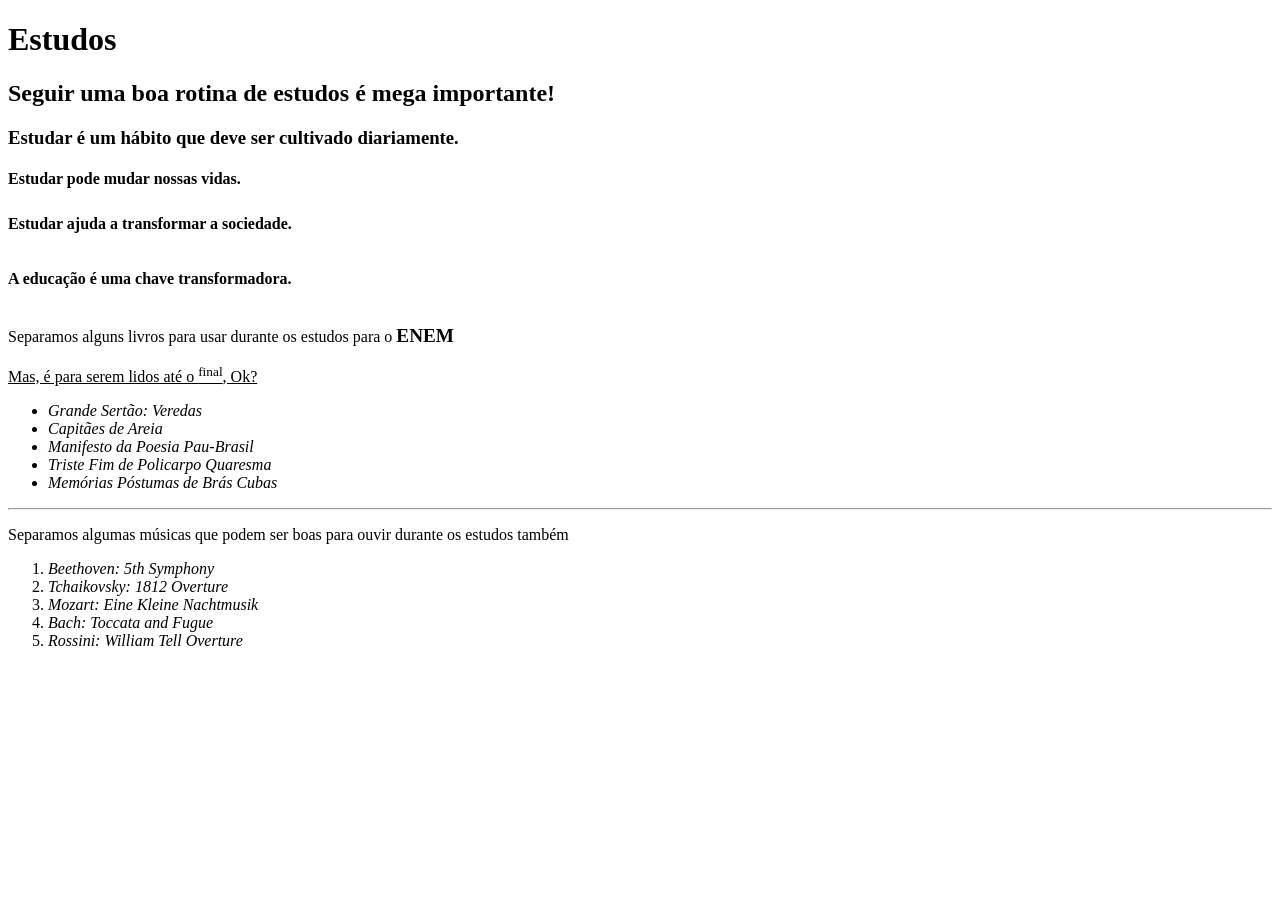
<file: 2023.2/MATC82/atv01-html-basico/index.html>
<!DOCTYPE html>
<html lang="en">

<head>
    <meta charset="UTF-8">
    <meta name="viewport" content="width=device-width, initial-scale=1.0">
    <title>Document</title>
</head>

<body>
    <h1>Estudos</h1>
    <h2>Seguir uma boa rotina de estudos é mega importante!</h2>
    <h3>Estudar é um hábito que deve ser cultivado diariamente.</h3>
    <h4>Estudar pode mudar nossas vidas.</h4>
    <h5 style="font-size: medium;">Estudar ajuda a transformar a sociedade.</h5>
    <h6 style="font-size: medium;">A educação é uma chave transformadora.</h6>


    <p>Separamos alguns livros para usar durante os estudos para o <b><big>ENEM</big></b></p>
    <p><u>Mas, é para serem lidos até o <sup>final</sup>, Ok?</u></p>
    <ul>
        <li><i>Grande Sertão: Veredas</i></li>
        <li><i>Capitães de Areia </i>
        <li><i>Manifesto da Poesia Pau-Brasil </i></li>
        <li><i>Triste Fim de Policarpo Quaresma </i></li>
        <li><i>Memórias Póstumas de Brás Cubas</i></li>
    </ul>
    <hr>
    <p>Separamos algumas músicas que podem ser boas para ouvir durante os estudos também</p>
    <ol>
        <li><i>Beethoven: 5th Symphony</i></li>
        <li><i>Tchaikovsky: 1812 Overture </i></li>
        <li><i>Mozart: Eine Kleine Nachtmusik </i></li>
        <li><i>Bach: Toccata and Fugue </i></li>
        <li><i>Rossini: William Tell Overture</i></li>
    </ul>

</body>

</html>
</file>
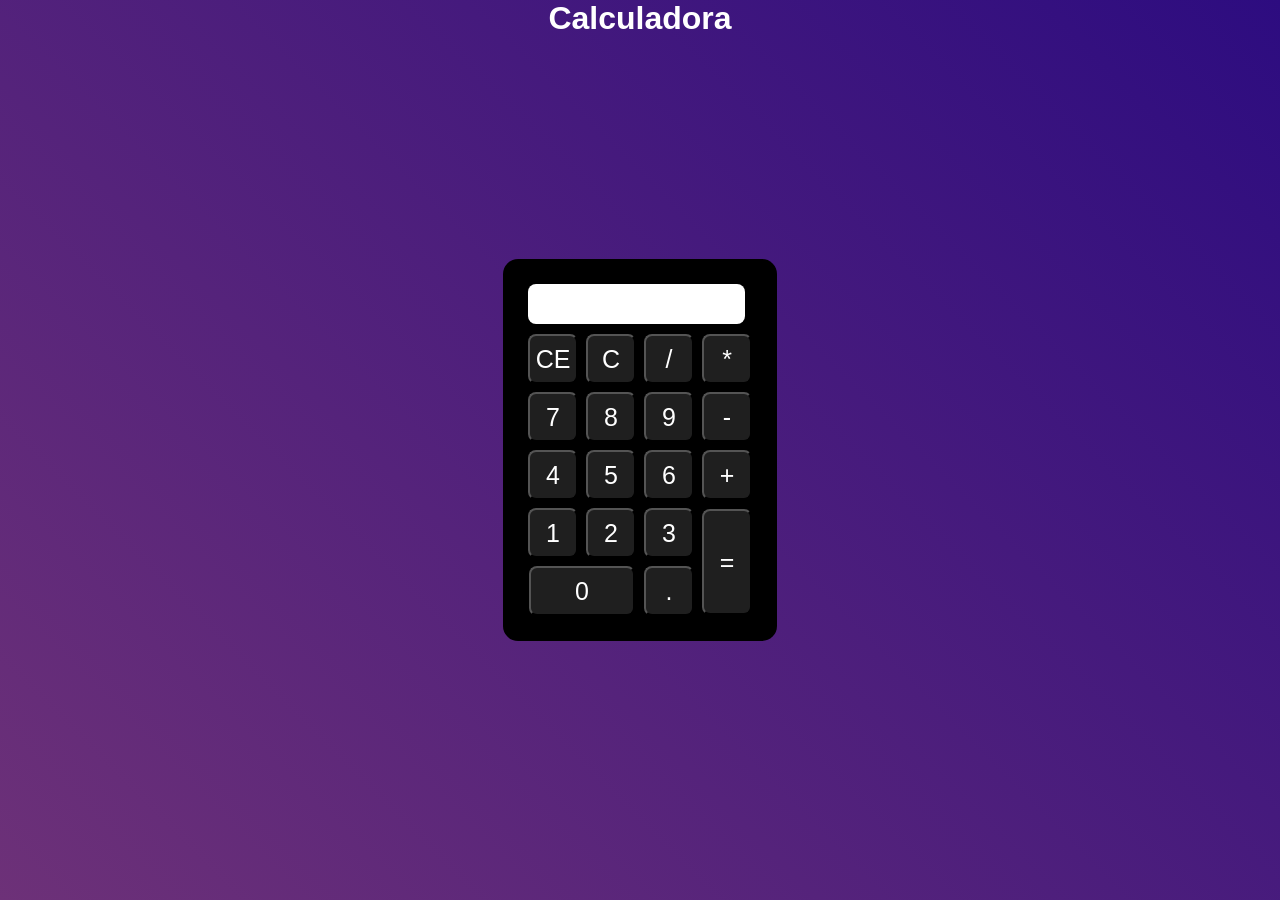
<file: 2023.2/MATC82/trabalho-pratico-02/calculadora-main/index.html>
<!DOCTYPE html>
<html lang="pt-BR">

<head>
    <meta charset="UTF-8">
    <meta http-equiv="X-UA-Compatible" content="IE=edge">
    <meta name="viewport" content="width=device-width, initial-scale=1.0">
    <title>Calculadora MATC82</title>
    <link rel="stylesheet" href="styles.css">
    <script src="script.js"></script>
</head>

<body>
    <div class="fundo">
        <h1>Calculadora</h1>
        <div class="calculadora">
            <p id="resultado"></p>
            <table>
                <tr>
                    <td><button class="botao" onclick="clean()">CE</button></td>
                    <td><button class="botao" onclick="back()"> C </button></td>
                    <td><button class="botao" onclick="insert('/')">/</button></td>
                    <td><button class="botao" onclick="insert('*')">*</button></td>
                </tr>
                <tr>
                    <td><button class="botao" onclick="insert('7')">7</button></td>
                    <td><button class="botao" onclick="insert('8')">8</button></td>
                    <td><button class="botao" onclick="insert('9')">9</button></td>
                    <td><button class="botao" onclick="insert('-')">-</button></td>
                </tr>
                <TR>
                    <TD><button class="botao" onclick="insert('4')">4</button></TD>
                    <TD><button class="botao" onclick="insert('5')">5</button></TD>
                    <TD><button class="botao" onclick="insert('6')">6</button></TD>
                    <TD><button class="botao" onclick="insert('+')">+</button></TD>
                </TR>
                <tr>
                    <td><button class="botao" onclick="insert('1')">1</button></td>
                    <td><button class="botao" onclick="insert('2')">2</button></td>
                    <td><button class="botao" onclick="insert('3')">3</button></td>
                    <td rowspan="2"><button class="botao" style="height: 106px" onclick="calcular()">=</button></td>
                </tr>
                <tr>
                    <td colspan="2"><button class="botao" style="width: 106px" onclick="insert('0')">0</button></td>
                    <td> <button class="botao" onclick="insert('.')">.</button></td>
                </tr>
            </table>
        </div>
    </div>
</body>

</html>
</file>
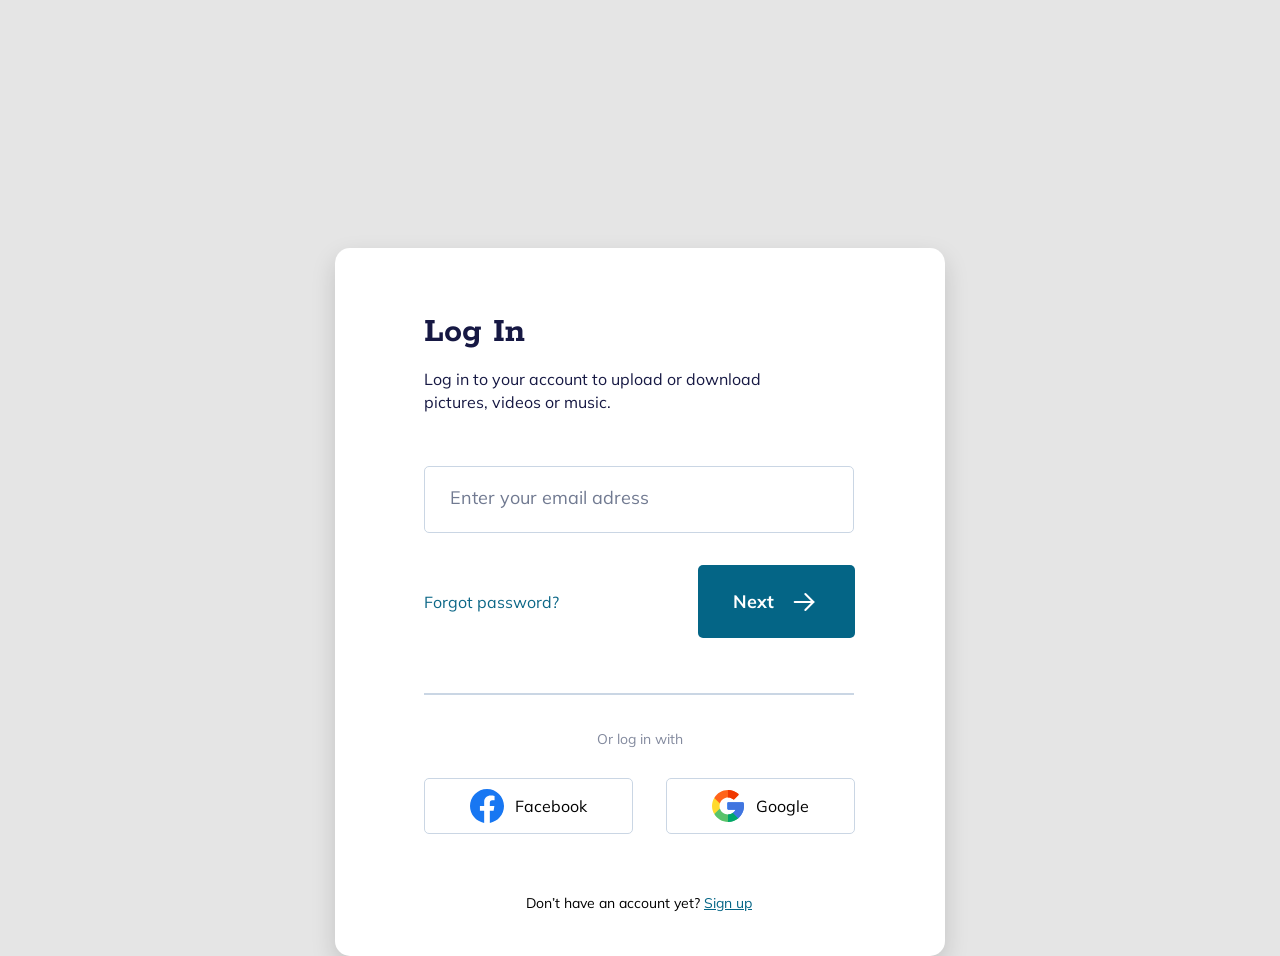
<file: 2023.2/MATC82/atividades-cubos-academy-brunobarbosa17/Módulo 1/Front-End/front-integral-inputs-botoes-master/casa-03/index.html>
<!DOCTYPE html>
<html lang="pt-br">
<head>
    <meta charset="UTF-8">
    <meta http-equiv="X-UA-Compatible" content="IE=edge">
    <meta name="viewport" content="width=device-width, initial-scale=1.0">
    <link rel="preconnect" href="https://fonts.googleapis.com">
    <link rel="preconnect" href="https://fonts.gstatic.com" crossorigin>
    <link href="https://fonts.googleapis.com/css2?family=Mulish&family=Rokkitt:wght@400;700&display=swap" rel="stylesheet">
    <link rel="stylesheet" href="style.css">
    <title>Casa-04</title>
</head>
<body>


    <div class="container">


        <h2>Log In</h2>

        <p>Log in to your account to upload or download pictures, videos or music.</p>

        <input type="text" placeholder="Enter your email adress">

        <div class="double">
            <a href="#">Forgot password?</a>

            <button>Next <img src="assets/seta.svg"></button>
        </div>

        <!-- Linha horizontal -->
        <div class="linha"></div>

        <div class="other">

            <h3>Or log in with</h3>

            <div class="contas">
                <div class="face">
                    <img src="assets/facebook.svg">
                    <a href="#">Facebook</a>
                </div>
                
                <div class="google">
                    <img src="assets/google.svg">
                    <a href="#">Google</a>
                </div>
            </div>
        </div>

        <p id="final">Don’t have an account yet? <a href="#">Sign up</a></p>

    </div>


</body>
</html>
</file>
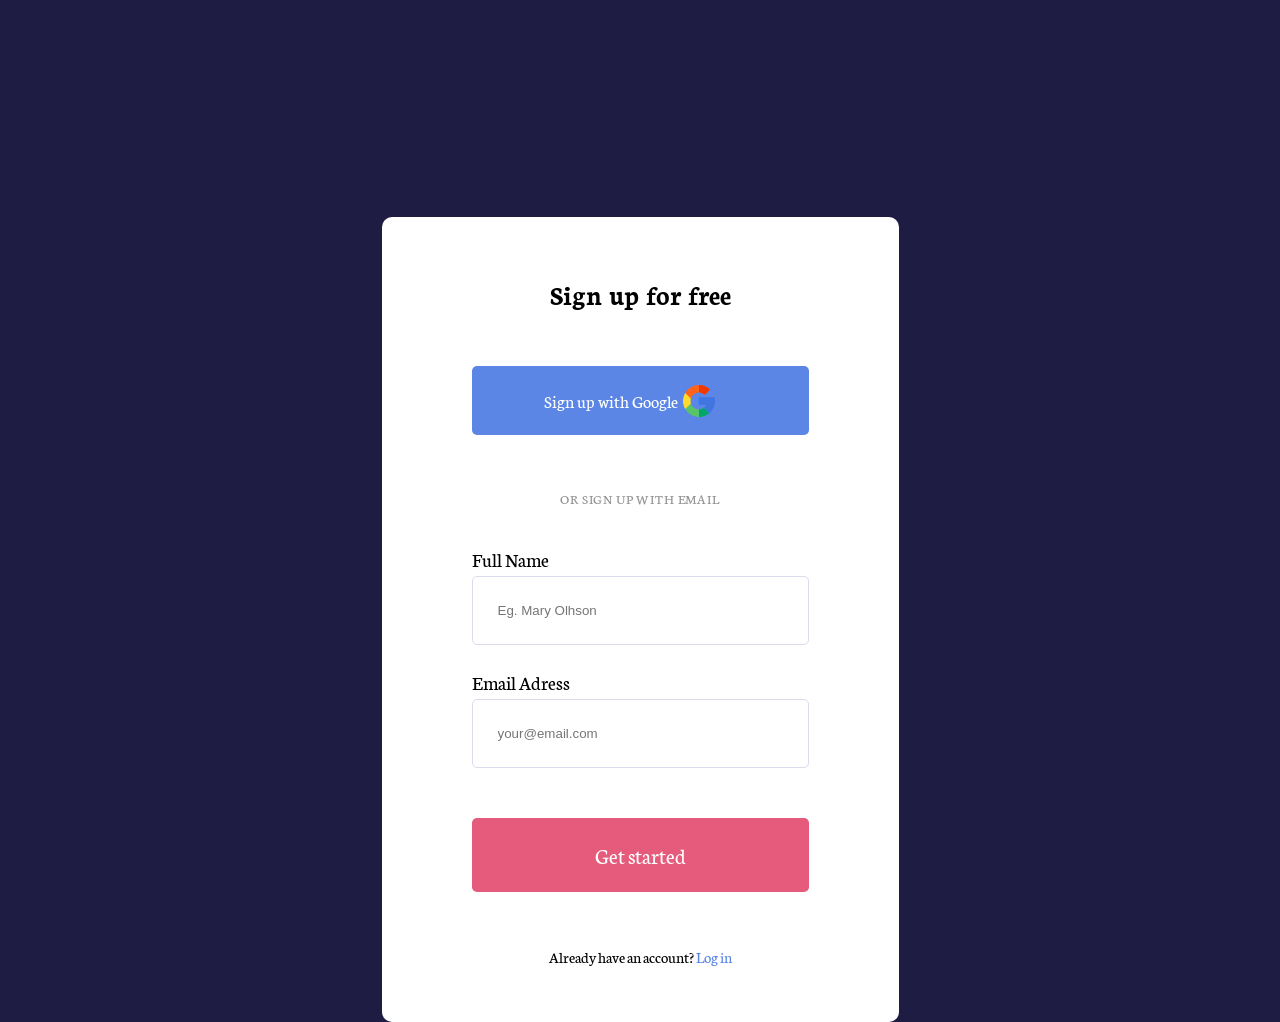
<file: 2023.2/MATC82/atividades-cubos-academy-brunobarbosa17/Módulo 1/Front-End/front-integral-inputs-botoes-master/casa-04/index.html>
<!DOCTYPE html>
<html lang="pt-br">
<head>
    <meta charset="UTF-8">
    <meta http-equiv="X-UA-Compatible" content="IE=edge">
    <meta name="viewport" content="width=device-width, initial-scale=1.0">
    <link rel="preconnect" href="https://fonts.googleapis.com">
    <link rel="preconnect" href="https://fonts.gstatic.com" crossorigin>
    <link href="https://fonts.googleapis.com/css2?family=Neuton:wght@400;700&display=swap" rel="stylesheet">
    <link rel="stylesheet" href="style.css">
    <title>Casa-04</title>
</head>
<body>
    
    <div class="container">

        <h2>Sign up for free</h2>

        <div class="google">
            <p>Sign up with Google</p>

            <img src="assets/google.svg">
        </div>

        <h3>OR SIGN UP WITH EMAIL</h3>

        <div class="inputs">
            <label>Full Name</label>
            <input type="text" placeholder="Eg. Mary Olhson">
            
            <label>Email Adress</label>
            <input type="text" placeholder="your@email.com">
        </div>

        <div class="started">
            <a href="#">Get started</a>
        </div>

        <p>Already have an account? <a href="#">Log in</a></p>

    </div>


</body>
</html>
</file>
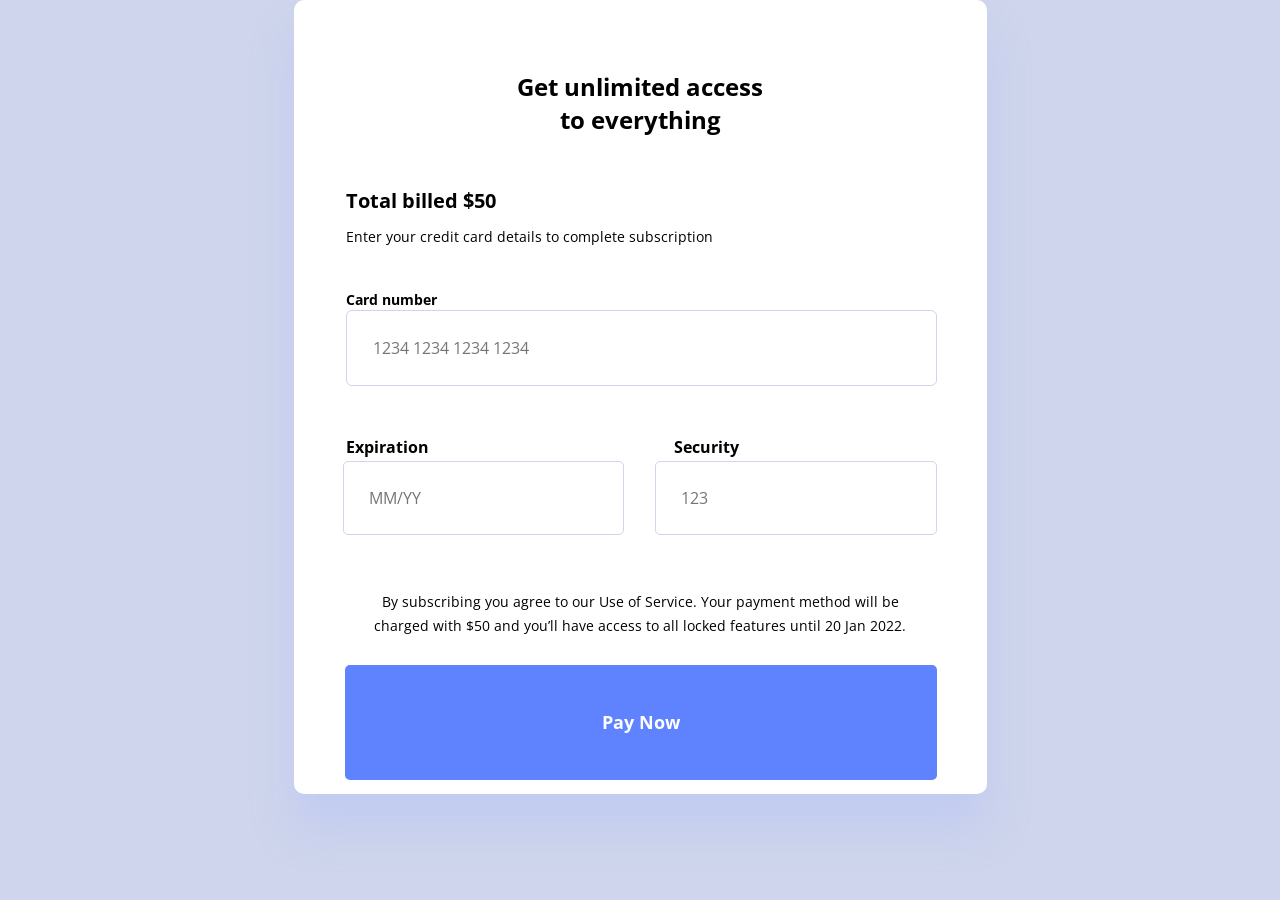
<file: 2023.2/MATC82/atividades-cubos-academy-brunobarbosa17/Módulo 1/Front-End/front-integral-inputs-botoes-master/classe-01/index.html>
<!DOCTYPE html>
<html lang="pt-br">
<head>
    <meta charset="UTF-8">
    <meta http-equiv="X-UA-Compatible" content="IE=edge">
    <meta name="viewport" content="width=device-width, initial-scale=1.0">
    <link rel="stylesheet" href="style.css">
    <link rel="preconnect" href="https://fonts.googleapis.com">
    <link rel="preconnect" href="https://fonts.gstatic.com" crossorigin>
    <link href="https://fonts.googleapis.com/css2?family=Open+Sans:wght@400;700&display=swap" rel="stylesheet">
    <title>Classe-01</title>
</head>
<body>
    <div class="container">

        <div class="conteudo">

            <h2 id="title">Get unlimited access to everything</h2>
            
            <div class="detalhes">
            <h2>Total billed $50</h2>
            <p>Enter your credit card details to complete subscription</p>
            </div>

            <label class="card" for="">Card number</label>
            <input id="card1" type="text" placeholder="1234 1234 1234 1234">
            
            <div class="double">
                <label for="">Expiration date</label>
                <input type="text" placeholder="MM/YY">
                
                <label for="">Security code</label>
                <input type="number" placeholder="123">
                
            </div>
            
            <p id="final">By subscribing you agree to our Use of Service. Your payment method will be charged with $50 and you’ll have access to
                all locked features until 20 Jan 2022.</p>
                
                <div class="botao">
                    <a class="button" href="#">Pay Now</a>
                </div>
        </div>


    </div>
</body>
</html>
</file>
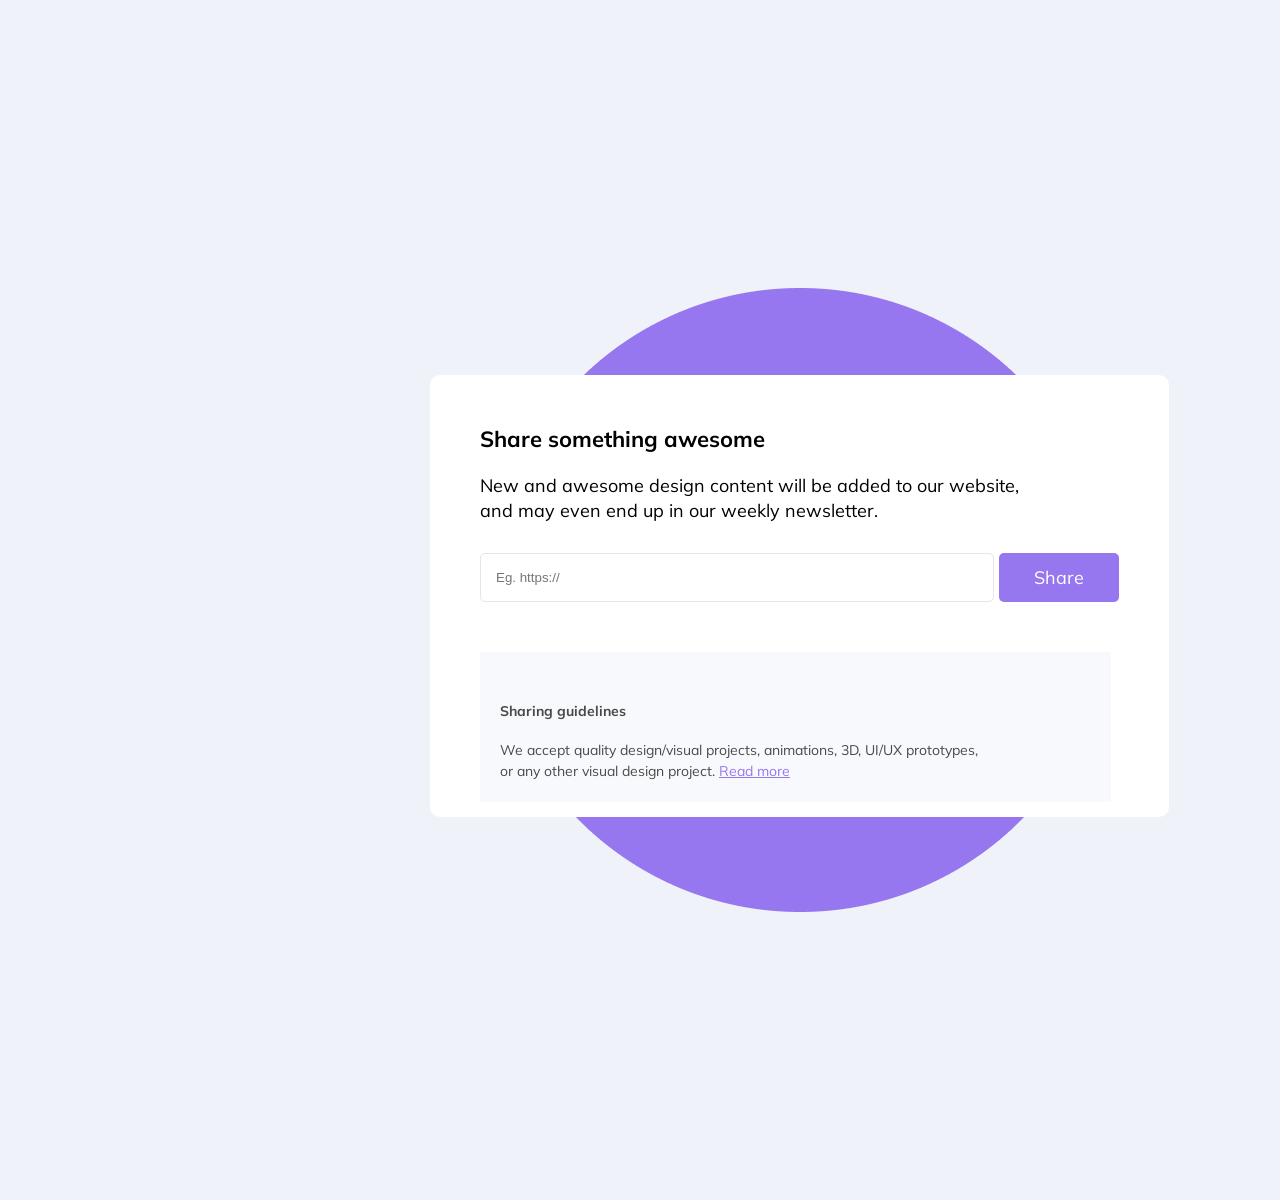
<file: 2023.2/MATC82/atividades-cubos-academy-brunobarbosa17/Módulo 1/Front-End/front-integral-inputs-botoes-master/classe-02/index.html>
<!DOCTYPE html>
<html lang="pt-br">
<head>
    <meta charset="UTF-8">
    <meta http-equiv="X-UA-Compatible" content="IE=edge">
    <meta name="viewport" content="width=device-width, initial-scale=1.0">
    <link rel="preconnect" href="https://fonts.googleapis.com">
    <link rel="preconnect" href="https://fonts.gstatic.com" crossorigin>
    <link href="https://fonts.googleapis.com/css2?family=Mulish:wght@400;700&display=swap" rel="stylesheet">
    <link rel="stylesheet" href="style.css">
    <title>Classe-02</title>
</head>
<body>
    <div class="full">

        <div class="container">

            <h2>Share something awesome</h2>

            <p>New and awesome design content will be added to our website, and may even end up in our weekly newsletter.</p>
            
            <div class="submit">
            <input type="text" placeholder="Eg. https://">
            <a href="">Share</a>
            </div>

            <div class="detalhes">
                <h2>Sharing guidelines</h2>

                <p>We accept quality design/visual projects, animations, 3D, UI/UX prototypes, or any other visual design project. <a href="#">Read
                    more</a></p> 
            </div>
        </div>

    </div>
</body>
</html>
</file>
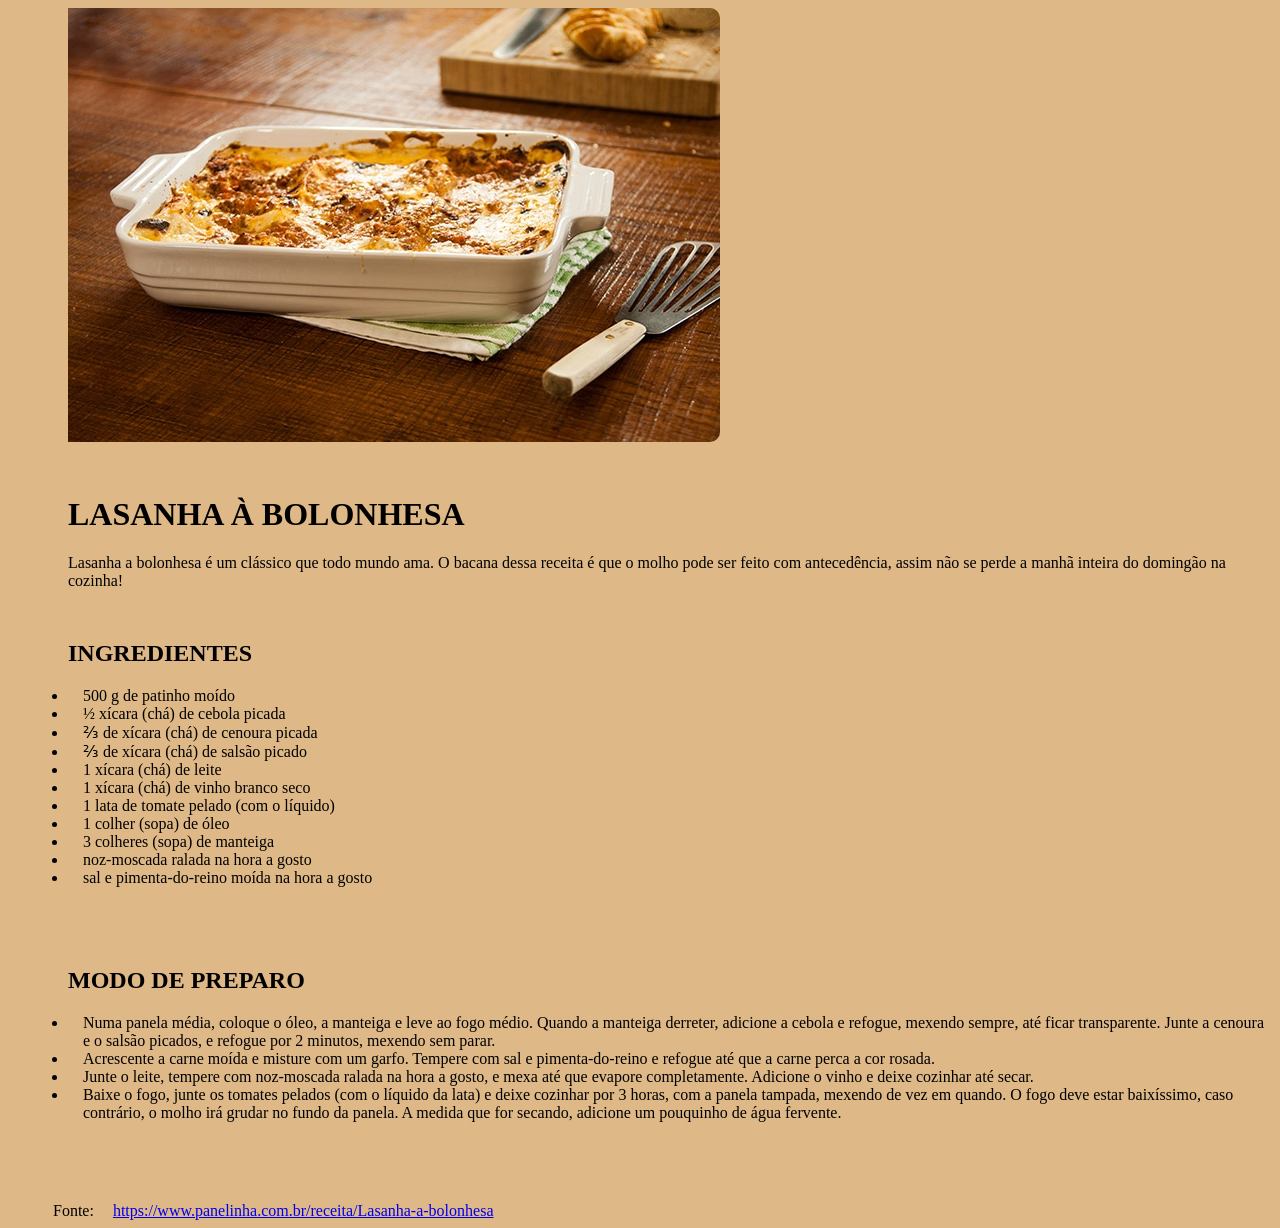
<file: 2023.2/MATC82/atividades-cubos-academy-brunobarbosa17/Módulo 1/Front-End/front-integral-introducao-css-master/classe-01/index.html>
<!DOCTYPE html>
<html>

  <head>
    <meta charset="UTF-8">
    <meta name="viewport" content="width=device-width, initial-scale=1.0">
    <title>Receita de Lasanha</title>
    <link rel="stylesheet" href="style.css">
  </head>

  <body>
    <header>
      <img class="img" src="imagens/lasanha.jpg" alt="Lasanha">
      <h1>LASANHA À BOLONHESA</h1>
      <p>
        Lasanha a bolonhesa é um clássico que todo mundo ama. O bacana dessa receita é que o molho pode ser feito com antecedência, assim não se perde a manhã inteira do domingão na cozinha!
      </p>
    </header>
    <section>
      <h1>INGREDIENTES</h1>
      <ul>
        <li>500 g de patinho moído</li>
        <li>½ xícara (chá) de cebola picada</li>
        <li>⅔ de xícara (chá) de cenoura picada</li>
        <li>⅔ de xícara (chá) de salsão picado</li>
        <li>1 xícara (chá) de leite</li>
        <li>1 xícara (chá) de vinho branco seco</li>
        <li>1 lata de tomate pelado (com o líquido)</li>
        <li>1 colher (sopa) de óleo</li>
        <li>3 colheres (sopa) de manteiga</li>
        <li>noz-moscada ralada na hora a gosto</li>
        <li>sal e pimenta-do-reino moída na hora a gosto</li>
      </ul>
    </section>
    <section>
      <h1>MODO DE PREPARO</h1>
      <ul>
        <li>
          Numa panela média, coloque o óleo, a manteiga e leve ao fogo médio. Quando a manteiga derreter, adicione a cebola e refogue, mexendo sempre, até ficar transparente. Junte a cenoura e o salsão picados, e refogue por 2 minutos, mexendo sem parar.
        </li>
        <li>
          Acrescente a carne moída e misture com um garfo. Tempere com sal e pimenta-do-reino e refogue até que a carne perca a cor rosada.
        </li>
        <li>
          Junte o leite, tempere com noz-moscada ralada na hora a gosto, e mexa até que evapore completamente. Adicione o vinho e deixe cozinhar até secar.
        </li>
        <li>
          Baixe o fogo, junte os tomates pelados (com o líquido da lata) e deixe cozinhar por 3 horas, com a panela tampada, mexendo de vez em quando. O fogo deve estar baixíssimo, caso contrário, o molho irá grudar no fundo da panela. A medida que for secando, adicione um pouquinho de água fervente.
        </li>
      </ul>
    </section>
    <footer>
      Fonte: <a href="https://www.panelinha.com.br/receita/Lasanha-a-bolonhesa">https://www.panelinha.com.br/receita/Lasanha-a-bolonhesa</a>
    </footer>
  </body>

</html>
</file>
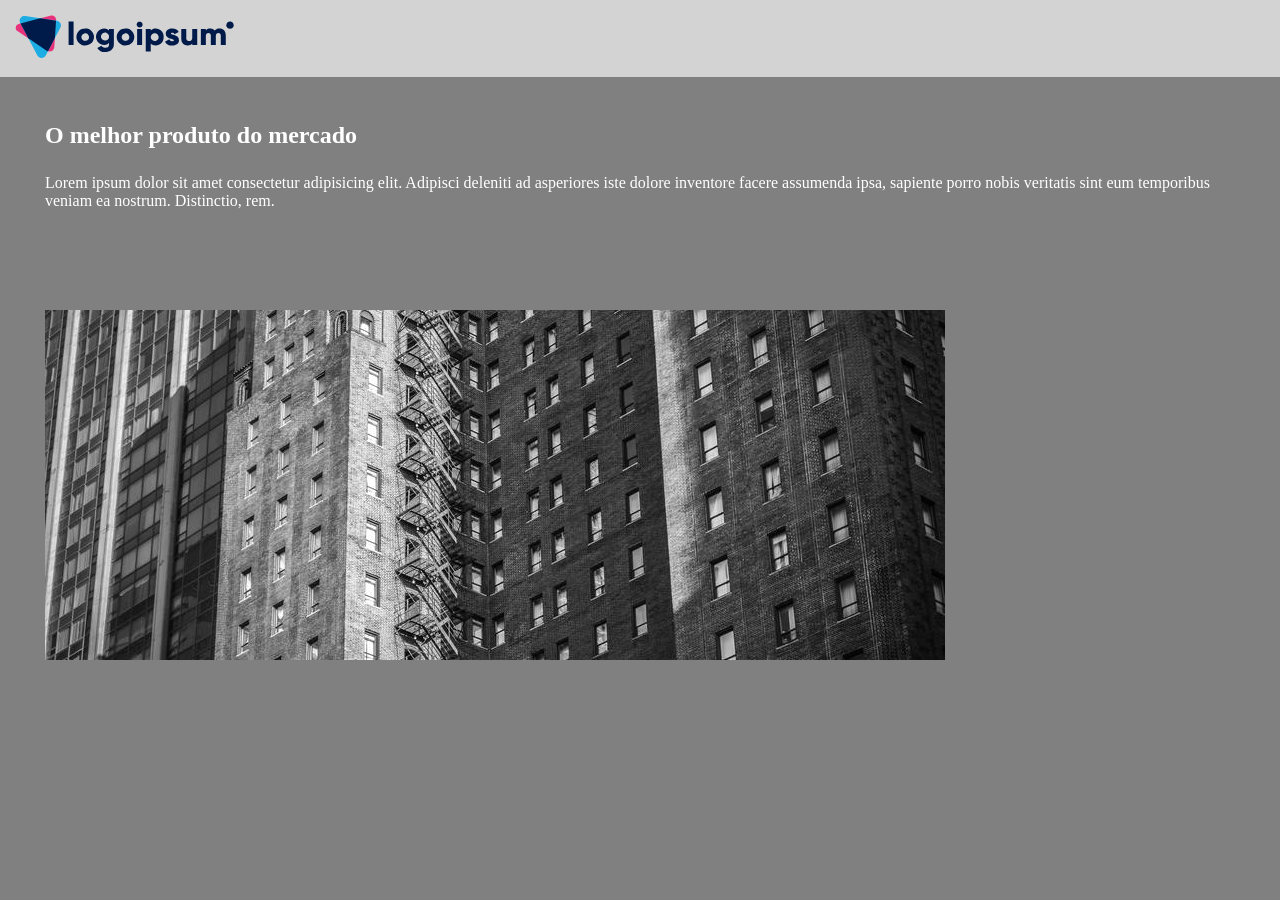
<file: 2023.2/MATC82/atividades-cubos-academy-brunobarbosa17/Módulo 1/Front-End/front-integral-introducao-css-master/classe-02/index.html>
<!DOCTYPE html>
<html lang="en">
<head>
    <meta charset="UTF-8">
    <meta http-equiv="X-UA-Compatible" content="IE=edge">
    <meta name="viewport" content="width=device-width, initial-scale=1.0">
    <link rel="stylesheet" href="style.css">
    <title>LoremIpsum </title>
</head>

<body>
<header>
<img class="logo" src="imagens/logo.svg" alt="logo">
</header>
    
<section>
    <h1>O melhor produto do mercado</h1>
    <p>
        Lorem ipsum dolor sit amet consectetur adipisicing elit. Adipisci deleniti ad asperiores iste dolore inventore facere assumenda ipsa, sapiente porro nobis veritatis sint eum temporibus veniam ea nostrum. Distinctio, rem.
    </p>

    <img class="class" src="imagens/produto.jpg" alt="produto">
</section>









</body>


</html>
</file>
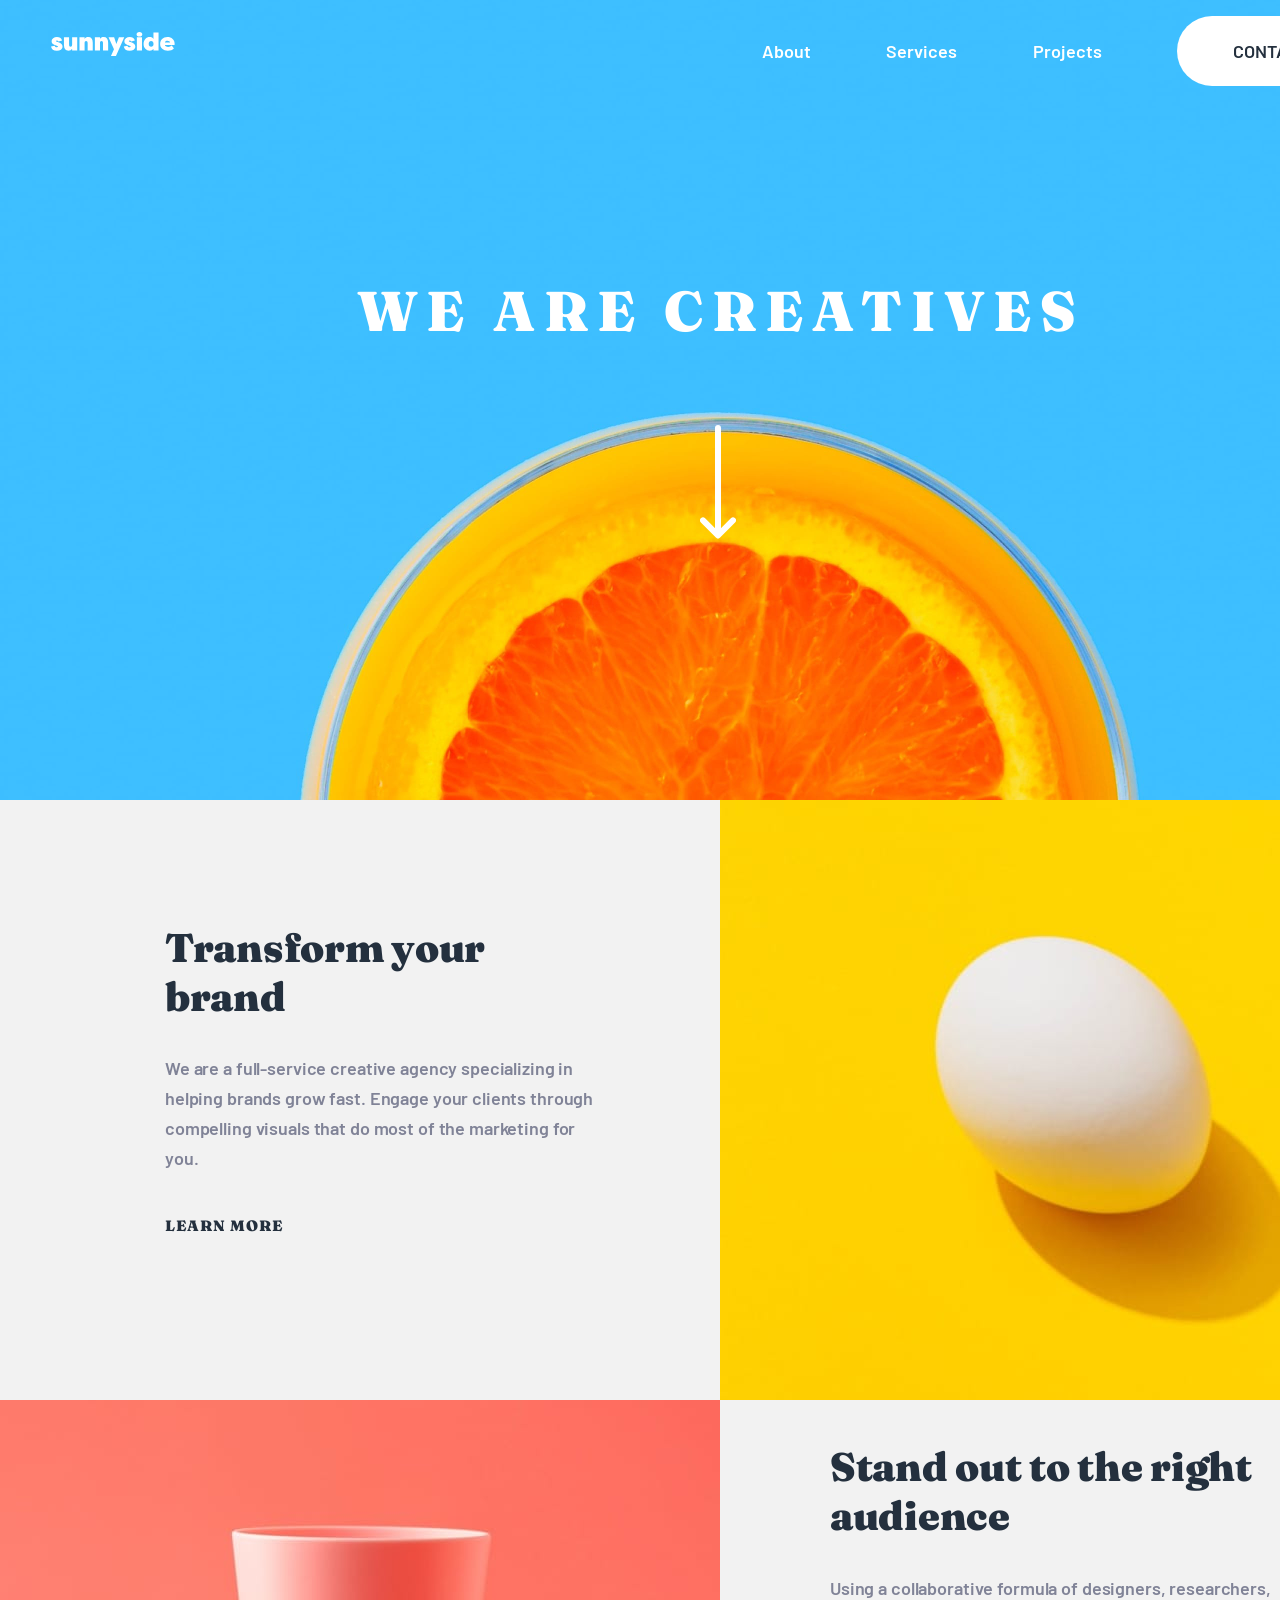
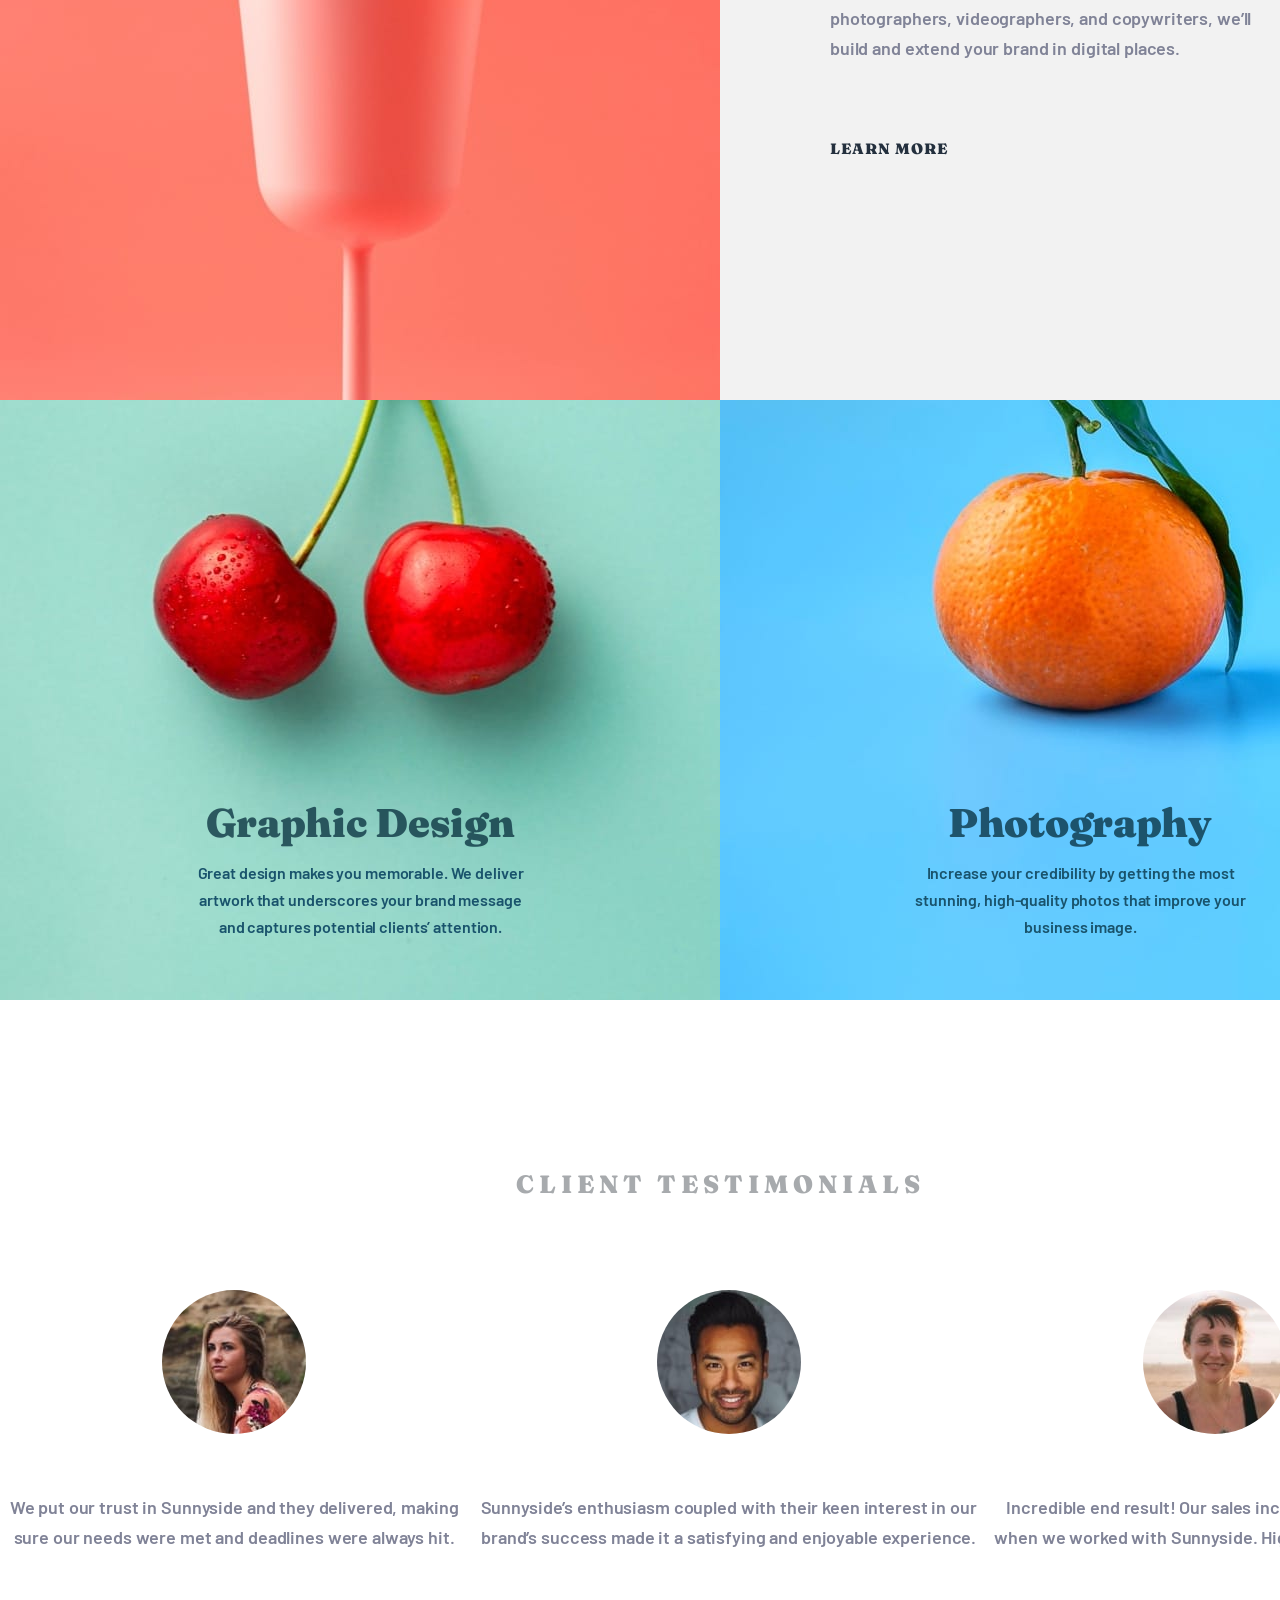
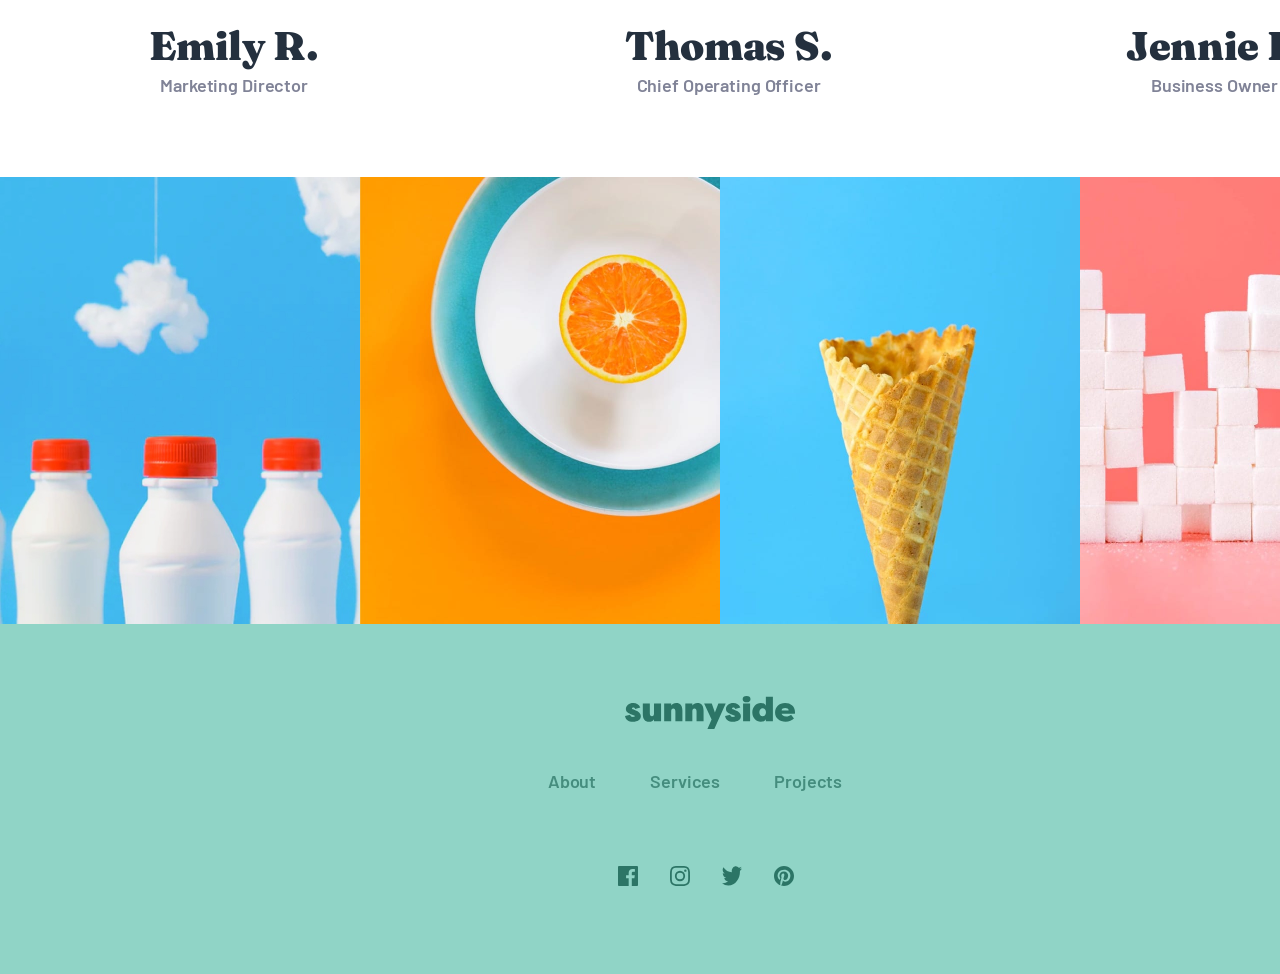
<file: 2023.2/MATC82/atividades-cubos-academy-brunobarbosa17/Módulo 1/Front-End/front-integral-layouts-master/casa-03/index.html>
<!DOCTYPE html>
<html lang="pt-br">
<head>
    <meta charset="UTF-8">
    <meta http-equiv="X-UA-Compatible" content="IE=edge">
    <meta name="viewport" content="width=device-width, initial-scale=1.0">
    <link rel="preconnect" href="https://fonts.googleapis.com">
    <link rel="preconnect" href="https://fonts.gstatic.com" crossorigin>
    <link href="https://fonts.googleapis.com/css2?family=Barlow:wght@600&family=Fraunces:wght@900&display=swap"
        rel="stylesheet">
    <link rel="stylesheet" href="style.css">
    <title>Casa-03</title>
</head>
<body>
    <header>
        <img class="logo" src="assets/logo.svg">
        <div class="menu">
            
                <a href="#">About</a>
                <a href="#">Services</a>
                <a href="#">Projects</a>
                <a href="#" class="button">CONTACT</a>
        </div>

        <h1>WE ARE CREATIVES</h1>

        <img class="arrow" src="assets/icon-arrow-down.svg">
    </header>

    <div class="div1">
        <div class="div1interna">
            <h2>
                Transform your brand
            </h2>
            <p>We are a full-service creative agency specializing in helping brands grow fast. Engage your clients through compelling
                visuals that do most of the marketing for you.</p>
                <p class="learn">LEARN MORE</p>
        </div>

        <img src="assets/image-transform.jpg">
    </div>

    <div class="div2">
        <img src="assets/image-stand-out.jpg" alt="" srcset="">
        <div class="div2interna">
            <h2>Stand out to the right audience</h2>
            <p>Using a collaborative formula of designers, researchers, photographers, videographers, and copywriters, we’ll build and
            extend your brand in digital places.</p>
            <p class="learn">LEARN MORE</p>
        </div>
    </div>

    <div class="div3">
        <div class="div3-1">
            <h2>Graphic Design</h2>
            <p>Great design makes you memorable. We deliver artwork that underscores your brand message and captures potential clients’
            attention.</p>
        </div>

        <div class="div3-2">
            <h2>Photography</h2>
            <p>Increase your credibility by getting the most stunning, high-quality photos that improve your business image.</p>
        </div>
    </div>

    <div class="client">
        <h2 class="title">CLIENT TESTIMONIALS</h2>

        <div class="pessoas">

            <div class="emily">
                <img src="assets/image-emily.jpg">
                <p>We put our trust in Sunnyside and they delivered, making sure our needs were met and deadlines were always hit.</p>
                <h2>Emily R.</h2>
                <p>Marketing Director</p>
            </div>
            
            <div class="thomas">
                <img src="assets/image-thomas.jpg">
                <p>Sunnyside’s enthusiasm coupled with their keen interest in our brand’s success made it a satisfying and enjoyable
                    experience.</p>
                    <h2>Thomas S.</h2>
                    <p>Chief Operating Officer</p>
                </div>
                
                <div class="jennie">
                    <img src="assets/image-jennie.jpg" alt="">
                    <p>Incredible end result! Our sales increased over 400% when we worked with Sunnyside. Highly recommended!</p>
                    <h2>Jennie F.</h2>
                    <p>Business Owner</p>
                    
                </div>
            </div>
    </div>

    <div class="img-row">
        <img class="img1" src="assets/image-gallery-milkbottles.jpg">
        <img class="img2" src="assets/image-gallery-orange.jpg">
        <img class="img3" src="assets/image-gallery-cone.jpg">
        <img class="img4" src="assets/image-gallery-sugarcubes.jpg">
    </div>
    
    <footer>
        <img src="assets/sunnyside.svg">        
        <div class="itens-footer">
            <a href="#">About</a>
            <a href="#">Services</a>
            <a href="#">Projects</a>
        </div>

        <div class="icons">
            <img src="assets/icon-facebook.svg">
            <img src="assets/icon-instagram.svg">
            <img src="assets/icon-twitter.svg">
            <img src="assets/icon-pinterest.svg">
        </div>
    </footer>
</body>
</html>
</file>
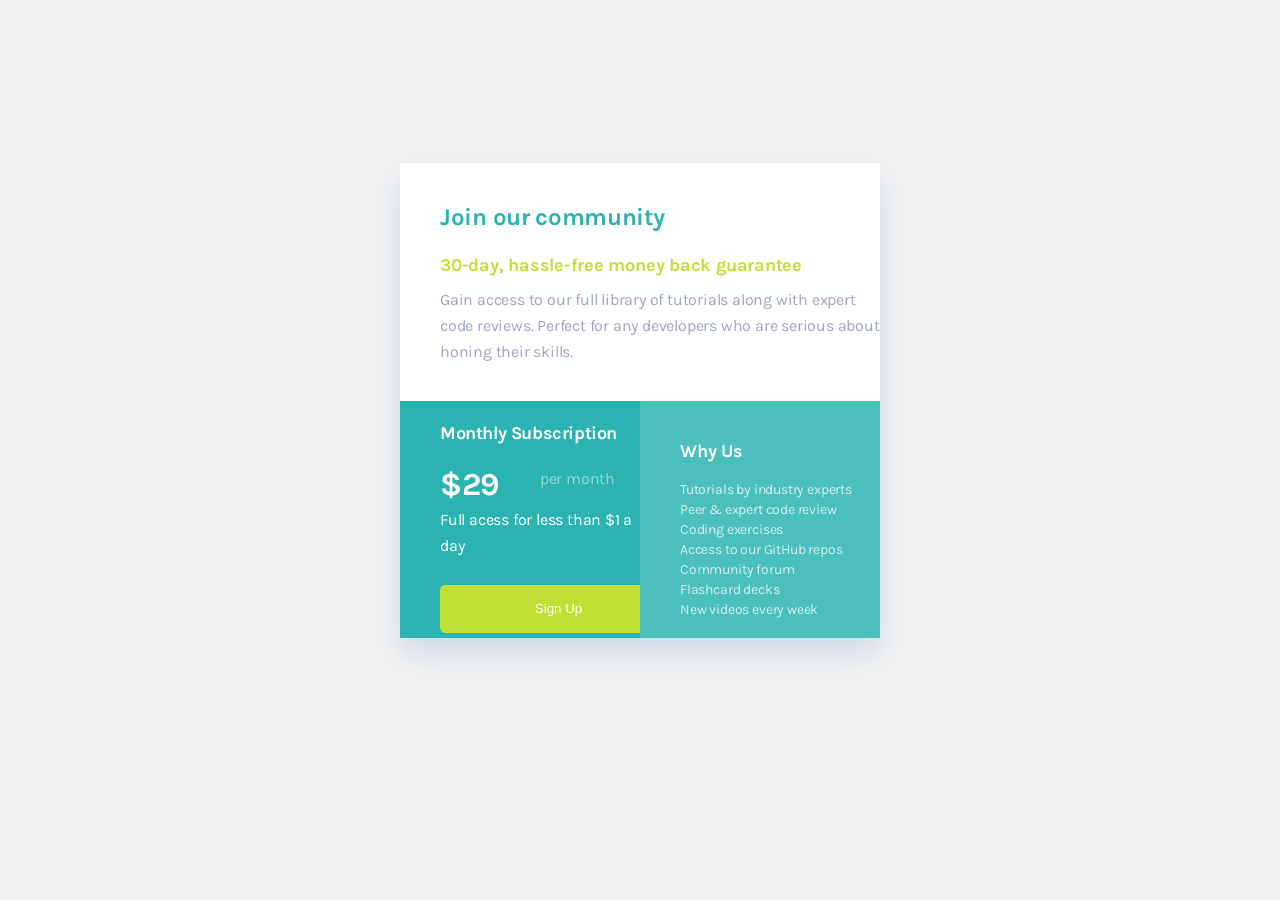
<file: 2023.2/MATC82/atividades-cubos-academy-brunobarbosa17/Módulo 1/Front-End/front-integral-layouts-master/classe-01/index.html>
<!DOCTYPE html>
<html lang="pt-br">
<head>
    <meta charset="UTF-8">
    <meta http-equiv="X-UA-Compatible" content="IE=edge">
    <meta name="viewport" content="width=device-width, initial-scale=1.0">
    <link rel="stylesheet" href="style.css">
    <link rel="preconnect" href="https://fonts.googleapis.com">
    <link rel="preconnect" href="https://fonts.gstatic.com" crossorigin>
    <link href="https://fonts.googleapis.com/css2?family=Karla&display=swap" rel="stylesheet">
    <title>Classe-01</title>
</head>
<body>
    <div class="tudo">  
        <div class="cima">
            <h1>Join our community</h1>
            <h2>30-day, hassle-free money back guarantee</h2>
            <p>Gain access to our full library of tutorials along with expert code reviews. Perfect for any developers who are serious about honing their skills.</p>
        </div>
        
        <div class="baixo">

            <div class="baixo-esq">
                <h2>Monthly Subscription</h2>
                <div class="price">
                    <h2 id="preco">$29</h2>                    
                    <p class="month">per month</p>
                </div>
                <p>Full acess for less than $1 a day</p>

                <button>Sign Up</button>
            </div>
            
            <div class="baixo-dir">
                <h2>Why Us</h2>
                <ul>
                    <li>Tutorials by industry experts</li>
                    <li>Peer & expert code review</li>
                    <li>Coding exercises</li>
                    <li>Access to our GitHub repos</li>
                    <li>Community forum</li>
                    <li>Flashcard decks</li>
                    <li>New videos every week</li>
                </ul>     
            </div>
                
        </div>
            
    </div>

</body>
</html>
</file>
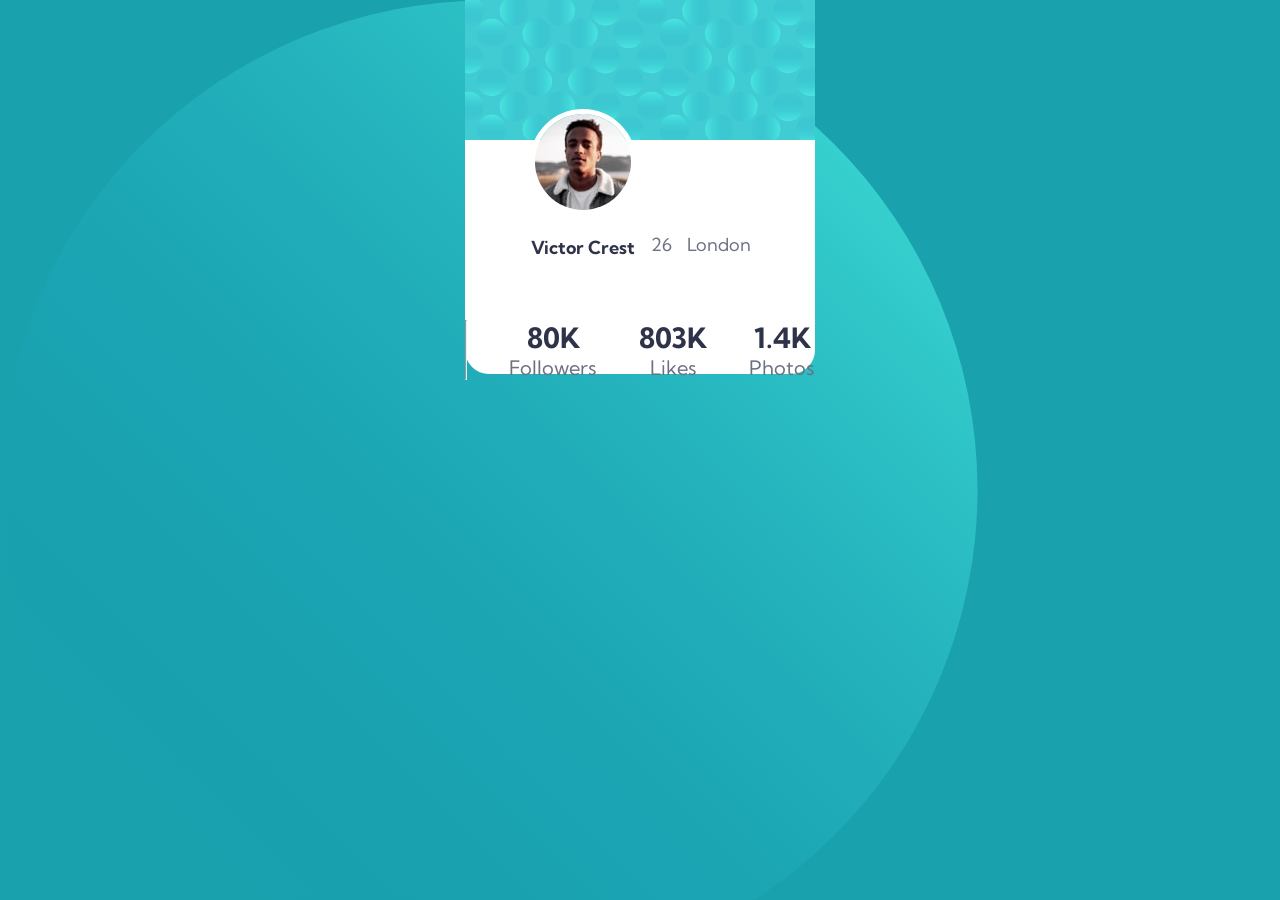
<file: 2023.2/MATC82/atividades-cubos-academy-brunobarbosa17/Módulo 1/Front-End/front-integral-layouts-master/classe-02/index.html>
<!DOCTYPE html>
<html lang="pt-br">
<head>
    <meta charset="UTF-8">
    <meta http-equiv="X-UA-Compatible" content="IE=edge">
    <meta name="viewport" content="width=device-width, initial-scale=1.0">
    <link rel="preconnect" href="https://fonts.googleapis.com">
    <link rel="preconnect" href="https://fonts.gstatic.com" crossorigin>
    <link href="https://fonts.googleapis.com/css2?family=Kumbh+Sans:wght@400;700&display=swap" rel="stylesheet">
    <link rel="stylesheet" href="style.css">
    <title>Classe-02</title>
</head>
<body>
    <div class="full">
        <div class="container">
            <div class="cima">
                <div class="info">
                    <img class="img" src="assets/image-victor.jpg">
                    <h1>Victor Crest</h1>
                </div>
            <h2>26</h2>
            <h2>London</h2>
            </div>
            <div class="baixo">
                <hr>
                <div class="info1">
                    <h2>80K</h2>
                    <p>Followers</p>
                </div>
                
                <div class="info2">
                <h2>803K</h2>
                <p>Likes</p>
                </div>

                <div class="info3">
                <h2>1.4K</h2>
                <p>Photos</p>
                </div>
            </div>
            
            
        </div>
    </div>
</body>
</html>
</file>
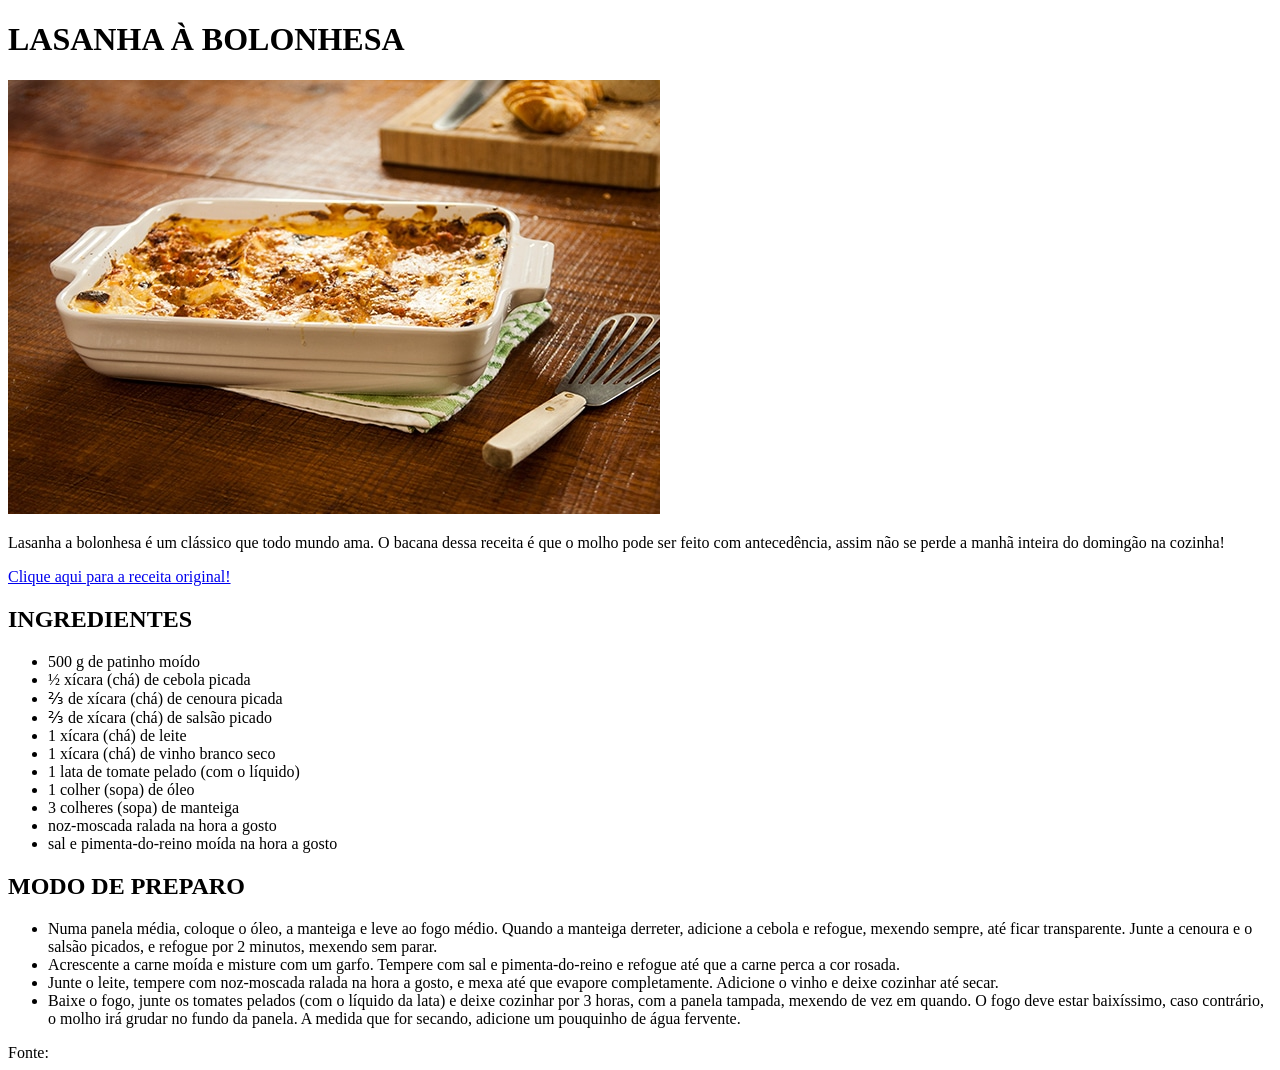
<file: 2023.2/MATC82/atividades-cubos-academy-brunobarbosa17/Módulo 1/Front-End/front-integral-mais-elementos-master/classe-01/index.html>
<!DOCTYPE html>
<html>
  <html lang="pt-BR">
  <head>
    <meta charset="UTF-8">
    <meta http-equiv="X-UA-Compatible" content="IE=edge">
    <meta name="viewport" content="width=device-width, initial-scale=1.0">
    <title>Lasanha da vovó</title>
  </head>

  <body>
    <header>
      <h1>LASANHA À BOLONHESA</h1>
      <img src="imagens\lasanha.jpg" alt="imagem da lasanha">
      <p>
        Lasanha a bolonhesa é um clássico que todo mundo ama. O bacana dessa receita é que o molho pode ser feito com antecedência, assim não se perde a manhã inteira do domingão na cozinha!
        </p>
        <a href="https://www.panelinha.com.br/receita/Lasanha-a-bolonhesa">Clique aqui para a receita original!</a>
    </header>
    <section>
      <h1>INGREDIENTES</h1>
      <ul>
        <li>500 g de patinho moído</li>
        <li>½ xícara (chá) de cebola picada</li>
        <li>⅔ de xícara (chá) de cenoura picada</li>
        <li>⅔ de xícara (chá) de salsão picado</li>
        <li>1 xícara (chá) de leite</li>
        <li>1 xícara (chá) de vinho branco seco</li>
        <li>1 lata de tomate pelado (com o líquido)</li>
        <li>1 colher (sopa) de óleo</li>
        <li>3 colheres (sopa) de manteiga</li>
        <li>noz-moscada ralada na hora a gosto</li>
        <li>sal e pimenta-do-reino moída na hora a gosto</li>
      </ul>
    </section>
    <section>
      <h1>MODO DE PREPARO</h1>
      <ul>
        <li>
          Numa panela média, coloque o óleo, a manteiga e leve ao fogo médio. Quando a manteiga derreter, adicione a cebola e refogue, mexendo sempre, até ficar transparente. Junte a cenoura e o salsão picados, e refogue por 2 minutos, mexendo sem parar.
        </li>
        <li>
          Acrescente a carne moída e misture com um garfo. Tempere com sal e pimenta-do-reino e refogue até que a carne perca a cor rosada.
        </li>
        <li>
          Junte o leite, tempere com noz-moscada ralada na hora a gosto, e mexa até que evapore completamente. Adicione o vinho e deixe cozinhar até secar.
        </li>
        <li>
          Baixe o fogo, junte os tomates pelados (com o líquido da lata) e deixe cozinhar por 3 horas, com a panela tampada, mexendo de vez em quando. O fogo deve estar baixíssimo, caso contrário, o molho irá grudar no fundo da panela. A medida que for secando, adicione um pouquinho de água fervente.
        </li>
      </ul>
    </section>
    <footer>
      Fonte:
    </footer>
  </body>

</html>
</file>
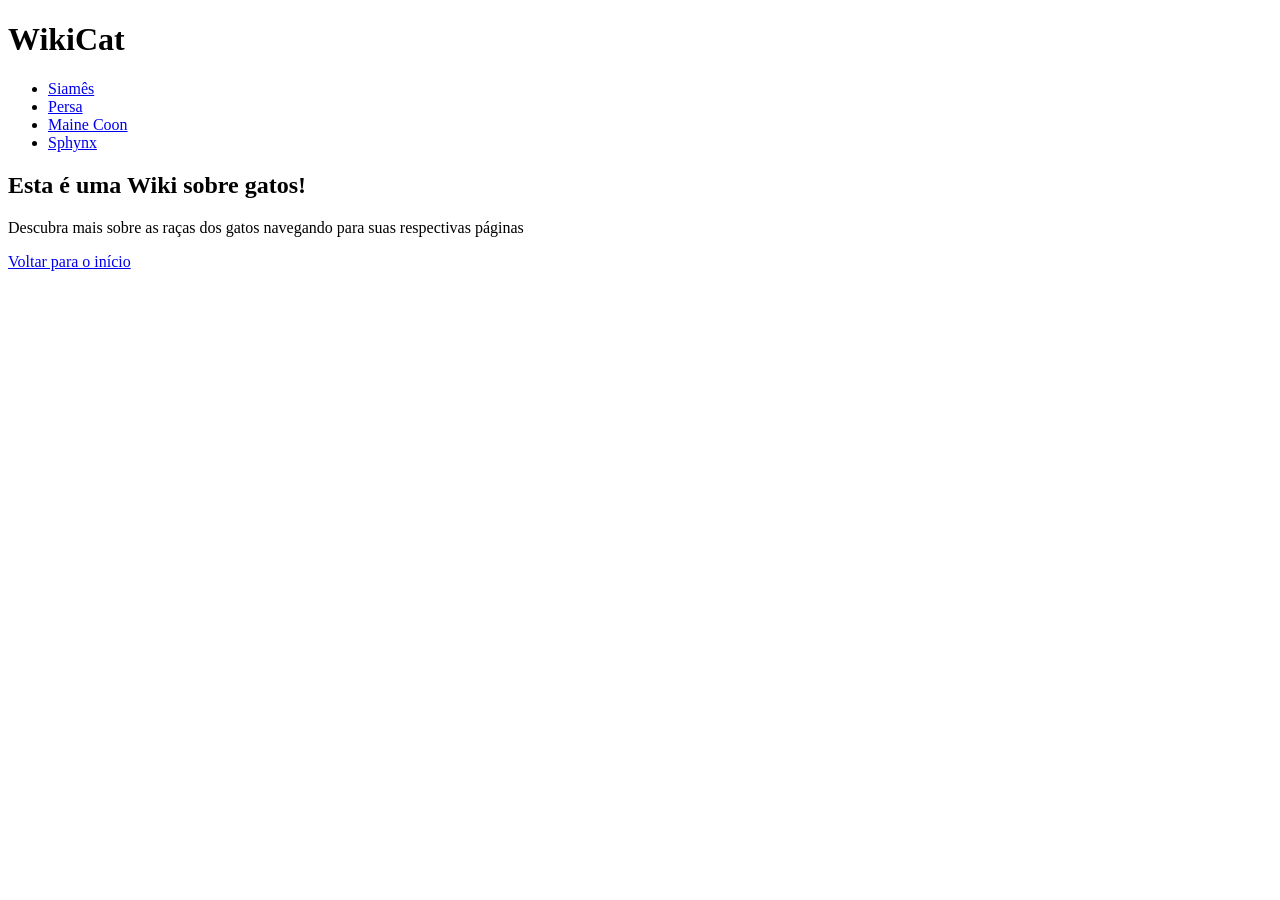
<file: 2023.2/MATC82/atividades-cubos-academy-brunobarbosa17/Módulo 1/Front-End/front-integral-mais-elementos-master/classe-02/index.html>
<!DOCTYPE html>
<html lang="en">
<head>
    <meta charset="UTF-8">
    <meta http-equiv="X-UA-Compatible" content="IE=edge">
    <meta name="viewport" content="width=device-width, initial-scale=1.0">
    <title>WikiCat</title>
</head>
<body>
    <h1>WikiCat</h1>
    <nav>
        <ul>
            <li><a href="siames.html">Siamês</a></li>
            <li><a href="persa.html">Persa</a></li>
            <li><a href="maine.html">Maine Coon</a></li>
            <li><a href="sphynx.html">Sphynx</a></li>
        </ul>
    </nav>

    <section id="section-2">
        <h1>Esta é uma Wiki sobre gatos!</h1>
        <p>Descubra mais sobre as raças dos gatos navegando para suas respectivas páginas</p>
    </section>
</body>

<footer>
    <a href="#">Voltar para o início</a>
</footer>
</html>
</file>
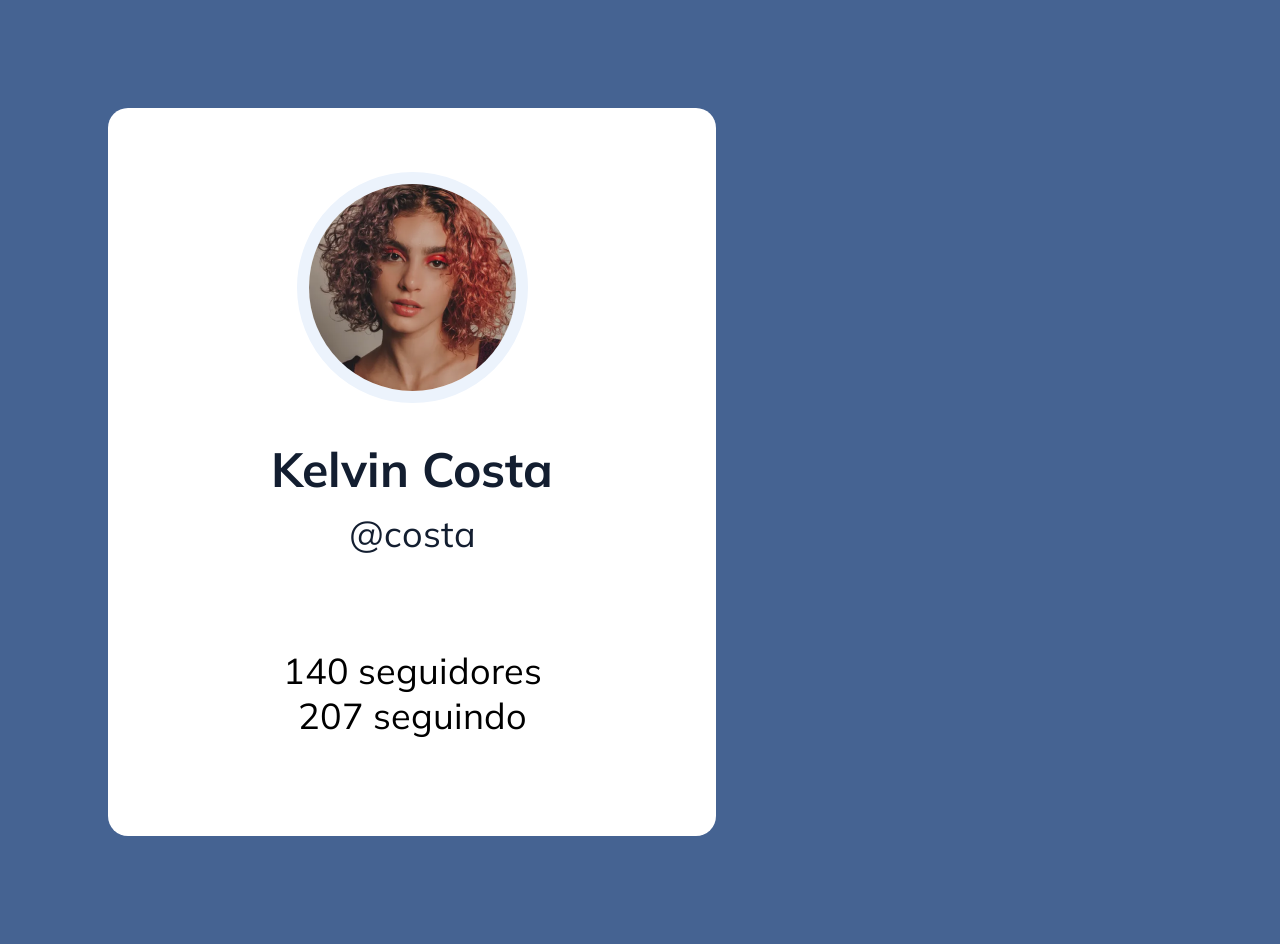
<file: 2023.2/MATC82/atividades-cubos-academy-brunobarbosa17/Módulo 1/Front-End/front-integral-mais-propriedades-master/casa-04/index.html>
<!DOCTYPE html>
<html lang="pt-br">
<head>
    <meta charset="UTF-8">
    <meta http-equiv="X-UA-Compatible" content="IE=edge">
    <meta name="viewport" content="width=device-width, initial-scale=1.0">
    <link rel="preconnect" href="https://fonts.gstatic.com">
    <link href="https://fonts.googleapis.com/css2?family=Mulish:wght@400;700&display=swap" rel="stylesheet">
    <link rel="stylesheet" href="style.css">
    <title>Exercício Casa 4</title>
</head>



<body>

    <div class="container">
        <img class="img" src="assets/profile.png">
        <h1 class="nome">Kelvin Costa</h1>
        <p class="user">@costa</p>

        <div class="baixo">
        <p class="seguidores">140 seguidores<br>207 seguindo</p>
        </div>
    </div>



</body>

</html>
</file>
<file: 2023.2/MATC82/trabalho-pratico-02/calculadora-main/styles.css>
*{
    margin: 0;
    padding: 0;
}

.fundo{
    background-image: linear-gradient(45deg, rgb(109, 49, 120), rgb(45, 12, 128));
    height: 100vh;
    color: #fff;
    font-family: Arial, Helvetica, sans-serif;
    text-align: center;
}

.calculadora{
    position: absolute;
    background-color: rgba(0,0,0,8);
    top: 50%;
    left: 50%;
    transform: translate(-50%, -50%);
    border-radius: 15px;
    padding: 20px;
}

.botao{
    width: 50px;
    height: 50px;
    font-size: 25px;
    cursor: pointer;
    margin: 3px;
    background-color: rgb(31,31,31);
    border-radius: 8px;
    color: #fff;
}

.botao:hover{
    background-color: black;
}

#resultado{
    width: 207px;
    background-color: #fff;
    height: 30px;
    margin: 5px;
    font-size: 25px;
    color: black;
    text-align: right;
    padding: 5px;
    border-radius: 8px;
}
</file>
<file: 2023.2/MATC82/atividades-cubos-academy-brunobarbosa17/Módulo 1/Front-End/front-integral-inputs-botoes-master/casa-03/style.css>
* {
    margin: 0;
    border: 0;
    text-decoration: none;
    box-sizing: border-box;
    cursor: default;
}

body {
    background-color: #E5E5E5;
}

.container {
    width: 610px;
    height: 708px;
    margin: auto;
    margin-top: 248px;
    background-color: white;
    box-shadow: 0px 10px 24px rgba(0, 0, 0, 0.15);
    border-radius: 15px;
    
}

.container h2 {
    padding-top: 64px;
    margin-left: 89px;
    margin-bottom: 15px;
    font-family: 'Rokkitt';
    font-style: normal;
    font-weight: bold;
    font-size: 36px;
    line-height: 41px;
    color: #161843;
}


.container p {
    margin-left: 89px;
    margin-right: 181px;
    margin-bottom: 52px;
    font-family: 'Mulish';
    font-style: normal;
    font-weight: normal;
    font-size: 16px;
    line-height: 23px;
    color: #161843;
}

.container input {
    border: 1px solid #CAD6E4;
    box-sizing: border-box;
    border-radius: 5px;
    width: 430px;
    margin-left: 89px;
    padding: 25px;
    margin-bottom: 16px;
}

.container input::placeholder {
    font-family: 'Mulish';
    font-style: normal;
    font-weight: normal;
    font-size: 18px;
    line-height: 23px;
    color: #717A91;
}

.double {
    display: flex;
    align-items: center;
    margin-left: 89px;
    margin-right: 90px;
    margin-top: 16px;
    margin-bottom: 55px;
    justify-content: space-between;
}

.double a {
    font-family: 'Mulish';
    font-style: normal;
    font-weight: normal;
    font-size: 16px;
    line-height: 20px;
    color: #0C6787;
    text-align: center;
    align-items: center;
    justify-content: center;
    
}

.double button {
    background: #046586;
    display: flex;
    align-items: center;
    border-radius: 5px;
    font-family: 'Mulish';
    font-style: normal;
    font-weight: bold;
    font-size: 18px;
    line-height: 23px;
    width: 157px;
    height: 73px;
    padding-left: 35px;
    color: #FFFFFF;
    margin-left: 14px;
}

.double button img {
    margin-left: 14px;
}


.linha {
    border: 1px solid #CAD6E4;
    height: 0.1px;
    margin-left: 89px;
    width: 430px;
}

.other {
    display: flex;
    flex-direction: column;
    margin-left: 89px;
    margin-right: 90px;
    justify-content: space-between;
}

.other h3 {
    font-family: 'Mulish';
    font-style: normal;
    font-weight: normal;
    font-size: 14px;
    line-height: 18px;
    color: #838A9E;
    margin-bottom: 30px;
    margin-top: 35px;
    text-align: center;
}

.contas {
    display: flex;
    justify-content: space-between;
    margin-bottom: 60px;
}

.face {
    border: 1px solid #CAD6E4;
    border-radius: 5px;
    padding: 10px 45px;
    display: flex;
    align-items: center;
}

.face img {
    margin-right: 11px;
}

.face a {
    font-family: 'Mulish';
    font-style: normal;
    font-weight: normal;
    font-size: 16px;
    line-height: 20px;
    color: #000000;

}

.google {
    border: 1px solid #CAD6E4;
    border-radius: 5px;
    padding: 10px 45px;
    display: flex;
    align-items: center;
}

.google img {
    margin-right: 12px;
}

.google a {
    font-family: 'Mulish';
    font-style: normal;
    font-weight: normal;
    font-size: 16px;
    line-height: 20px;
    color: #000000;
}

#final {
    font-family: 'Mulish';
    font-style: normal;
    font-weight: normal;
    font-size: 14px;
    line-height: 18px;
    color: #000000;
    margin-left: 191px;
}

#final a {
    text-decoration-line: underline;
    color: #046586;
}
</file>
<file: 2023.2/MATC82/atividades-cubos-academy-brunobarbosa17/Módulo 1/Front-End/front-integral-inputs-botoes-master/casa-04/style.css>
* {
    margin: 0;
    padding: 0;
    text-decoration: none;
    cursor: default;
}

body {
    background-color: #1F1C44;
}


.container {
    width: 517px;
    margin: auto;
    margin-top: 217px;
    background: #FFFFFF;
    border-radius: 10px;
    display: flex;
    flex-direction: column;
    text-align: center;
    align-items: center;
}

.container h2 {
    font-family: 'Neuton';
    font-style: normal;
    font-weight: bold;
    font-size: 28px;
    line-height: 35px;
    text-align: center;
    color: #000000;
    padding-top: 60px;
    margin-bottom: 54px;
}

.google {
    display: flex;
    align-items: center;
    background: #5B86E6;
    border-radius: 5px;
    width: 337px;
    height: 69px;
    margin-bottom: 55px;
}

.google:hover {
    box-shadow: 0px 4px 13px rgba(19, 69, 178, 0.3);
    border-radius: 5px;
}

.container .google p {
    margin-right: 5px;
    margin-left: 72px;
    font-family: 'Neuton';
    font-style: normal;
    font-weight: normal;
    font-size: 18px;
    line-height: 23px;
    color: #FFFFFF;
}

.container h3 {
    font-family: 'Neuton';
    font-style: normal;
    font-weight: normal;
    font-size: 14px;
    line-height: 18px;
    text-align: center;
    letter-spacing: 0.06em;
    color: #949495;
    margin-bottom: 39px;
}

.inputs {
    display: flex;
    flex-direction: column;
}

.inputs  label {
    font-family: 'Neuton';
    font-style: normal;
    font-weight: normal;
    font-size: 20px;
    line-height: 25px;
    text-transform: capitalize;
    color: #000000;
    text-align: start;
    margin-bottom: 4px;
}

.inputs input {
    width: 337px;
    height: 69px;
    border: 1px solid #D9DCED;
    box-sizing: border-box;
    border-radius: 5px;
    padding: 25px;
    margin-bottom: 25px;
}

.started {
    background-color: #E65B7C;
    border-radius: 5px;
    padding: 23px 123px;
    margin-top: 25px;
}

.started:hover {
    box-shadow: 0px 4px 15px rgba(204, 28, 69, 0.3);
    border-radius: 5px;
}

.started a {
    font-family: 'Neuton';
    font-style: normal;
    font-weight: normal;
    font-size: 22px;
    line-height: 28px;
    color: #FFFFFF;    
}

.container p {
    font-family: 'Neuton';
    font-style: normal;
    font-weight: normal;
    font-size: 16px;
    line-height: 20px;
    text-align: center;
    color: #000000;
    margin-bottom: 55px;
    margin-top: 55px;
}

.container p a {
    color: #5B86E6;
    
}
</file>
<file: 2023.2/MATC82/atividades-cubos-academy-brunobarbosa17/Módulo 1/Front-End/front-integral-inputs-botoes-master/classe-01/style.css>
* {
    margin: 0;
    padding: 0;
    box-sizing: border-box;
    text-decoration: none;
}

body {
    background-color: #CED5EC;
    font-family: 'Open Sans';
    font-style: normal;

}

.container {
    background-color: white;
    width: 693px;
    height: 794px;
    align-items: center;
    box-shadow: 0px 34px 44px rgba(160, 181, 255, 0.28);
    border-radius: 10px;
    margin: auto;
}

.conteudo {

}

#title {
    text-align: center;
    padding-top: 70px;
    margin-right: 219px;
    margin-left: 219px;
    font-family: 'Open Sans';
    font-style: normal;
    font-weight: bold;
    font-size: 24px;
    line-height: 33px;
    text-align: center;
    color: #000000;
}

.detalhes {
    margin-top: 50px;
    margin-bottom: 40px;
    margin-left: 52px;
}

.detalhes h2 {
    font-family: 'Open Sans';
    font-style: normal;
    font-weight: bold;
    font-size: 20px;
    line-height: 30px;
    color: #000000;
    margin-bottom: 10px;
}

.detalhes p {
    font-family: 'Open Sans';
    font-style: normal;
    font-weight: normal;
    font-size: 14px;
    line-height: 22px;
    color: #000000;
}

input {
    border-radius: 5px;
    margin-bottom: 5px;
    background: #FFFFFF;
    border: 1px solid #CED5EC;
    color: black;
    font-family: 'Open Sans';
    font-style: normal;
    font-weight: normal;
    font-size: 16px;
    line-height: 22px;    
}

.card {
    margin-left: 52px;
    font-family: 'Open Sans';
    font-style: normal;
    font-weight: bold;
    font-size: 14px;
    line-height: 19px;
    color: #000000;
}

#card1 {
    border-radius: 6px;
    width: 591px;
    padding: 26px;
    margin-left: 52px;
}



.double {
    display: flex;
    flex-direction: row;
    justify-content: space-between;
    margin-top: 20px;
    margin-left: 52px;
    font-weight: bold;
}

.double label {
    margin-right: -5px;
    margin-top: 25px;
}

.double  input {
    align-items: center;
    padding-left: 25px;
    margin-top: 50px;
    width: 282px;
    height: 74px;
    margin-left: -120px;
    margin-right: 50px;
}


#final {
    font-family: 'Open Sans';
    font-style: normal;
    font-weight: normal;
    font-size: 14px;
    line-height: 24px;
    text-align: center;
    color: #000000;
    margin: 50px 80px 27px 80px;
}

.botao {
    margin-top: 27px;
    width: 592px;
    height: 115px;
    font-weight: bold;
    font-size: 18px;
    line-height: 25px;
    text-align: center;
    padding: 45px 25px;
    background-color: #5F82FF;
    border-radius: 5px;
    margin-left: 51px;
    
}

.botao a {
    color: #FFFFFF;
}

.botao:hover {
    background: #093DF3;
    box-shadow: 0px 7px 24px rgba(9, 61, 243, 0.3);
    border-radius: 5px;
    cursor: pointer;
}
</file>
<file: 2023.2/MATC82/atividades-cubos-academy-brunobarbosa17/Módulo 1/Front-End/front-integral-inputs-botoes-master/classe-02/style.css>
* {
    margin: 0;
    padding: 0;
}

body {
    background: url('assets/background.png') no-repeat;

}

.container {
    align-items: center;
    margin: 375px 431px 383px 430px;
    width: 739px;
    height: 442px;
    background: white;
    border-radius: 10px;
}

.container h2 {
    padding-top: 50px;
    margin-left: 50px;
    font-family: 'Mulish';
    font-style: normal;
    font-weight: bold;
    font-size: 22px;
    line-height: 28px;
    color: #000000;
}

.container p {
    font-family: 'Mulish';
    margin-top: 20px;
    margin-left: 50px;
    margin-right: 132px;
    font-style: normal;
    font-weight: normal;
    font-size: 18px;
    line-height: 25px;
    color: #000000;
}

.submit {
    margin-left: 50px;
    margin-top: 30px;
    margin-bottom: 50px;
    display: flex;
    flex-direction: row;
    justify-content: space-between;
}  

.submit input {
    width: 510px;
    padding: 15px;
    border: 1px solid #E5E5E5;
    border-radius: 5px;
    margin-right: 5px;
}

.submit input:focus {
    border: 1px solid black;
}

.submit a:hover {
    background: rgba(150, 119, 239, 0.8);
    box-shadow: 0px 11px 20px rgba(150, 119, 239, 0.3);
    border-radius: 5px;
    cursor: default;
}

.submit a {
    background-color: #9677EF;
    border-radius: 5px;
    font-family: 'Mulish';
    font-style: normal;
    font-weight: normal;
    font-size: 18px;
    line-height: 25px;
    color: #FFFFFF;
    padding: 12px 35px;
    margin-right: 50px;
    text-decoration: none;
}

.detalhes {
    background-color: #F8F9FD;
    width: 631px;
    height: 150px;
    margin-left: 50px;
    margin-right: 58px;
}

.detalhes h2 {
    font-family: 'Mulish';
    font-style: normal;
    font-weight: bold;
    font-size: 14px;
    line-height: 18px;
    color: #494949;  
    margin-top: 30px;
    margin-left: 20px;
}

.detalhes p {
    font-family: 'Mulish';
    font-style: normal;
    font-weight: normal;
    font-size: 14px;
    line-height: 21px;
    color: #494949;
    margin-left: 20px;
}

.detalhes a {
    color: #9677EF;
}
</file>
<file: 2023.2/MATC82/atividades-cubos-academy-brunobarbosa17/Módulo 1/Front-End/front-integral-introducao-css-master/classe-01/style.css>
* {
    background-color: burlywood;
    padding-left: 15px;
}

.img {
    border-radius: 10px;
}


ul {
    margin-bottom: 80px;

}

section,h1 {
    margin-top: 50px;
}

footer {
    margin-top: 35px;
}
</file>
<file: 2023.2/MATC82/atividades-cubos-academy-brunobarbosa17/Módulo 1/Front-End/front-integral-introducao-css-master/classe-02/style.css>
* {
    margin: 0;
    padding: 0;
}

header {
    padding: 15px;
    background-color: lightgrey;
}

body {
    background-color: gray;
}

section {
    color: white;
    padding: 45px;
}

p {
    margin-top: 25px;
    margin-bottom: 50px;
}

section img {
    margin-top: 50px
}
</file>
<file: 2023.2/MATC82/atividades-cubos-academy-brunobarbosa17/Módulo 1/Front-End/front-integral-layouts-master/casa-03/style.css>
* {
    margin:0;
    padding: 0;
    text-decoration: none;    
}

body {
    width: 1440px;
    height: 4174px;
}

header {
    background: url('assets/image-header.jpg') no-repeat;
    background-size: contain;
    width: 100%;
    height: 800px;
}

.logo {
    position: absolute;
    margin-top: 2rem;
    margin-left: 3.2rem;
}

.menu {
    display: flex;
    justify-content: flex-end;
}

.menu a {
    margin-top: 2.5rem;
    margin-right: 4.7rem;
    font-family: 'Barlow';
    font-style: normal;
    font-weight: 600;
    font-size: 18px;
    color: white;
}

.menu .button {
    margin-top: 1.0rem;
    justify-content: center;
    background-color: white;
    padding: 1.5rem 3.5rem;
    color: #24303E;
    border-radius: 2.8rem;
    
}

header h1 {
    font-family: 'Fraunces';
    font-style: normal;
    font-weight: 900;
    font-size: 56px;
    line-height: 69px;
    text-align: center;
    letter-spacing: 8.75px;
    text-transform: uppercase;
    margin-top: 190px;

    color: #FFFFFF;
}

.arrow {
    margin-top: 80px;
    margin-left: 700px;
}

/**/

h2 {
    font-family: 'Fraunces';
    font-style: normal;
    font-weight: 900;
    font-size: 40px;
    line-height: 49px;
    letter-spacing: -0.285714px;
    color: #24303E;
}

p {
    font-family: 'Barlow';
    font-style: normal;
    font-weight: 600;
    font-size: 18px;
    line-height: 30px;
    letter-spacing: -0.128571px;
    color: #808397;
}

.learn {
    font-family: 'Fraunces';
    font-style: normal;
    font-weight: 900;
    font-size: 15px;
    line-height: 25px;
    letter-spacing: 1px;
    text-transform: uppercase;
    color: #24303E;
}

.div1 {
    display: flex;
    background-color: #F2F2F2;
    align-items: center;
}

.div1interna {
    display: flex;
    flex-direction: column;
    margin-left: 165px;
    margin-right: 110px;
}

.div1interna h2 {
    margin-bottom: 32px;
}

.div1interna p {
    margin-bottom: 40px;
}

.div2 {
    display: flex;
    background-color: #F2F2F2;
    align-items: center;
}

.div2interna {
    display: flex;
    flex-direction: column;
    margin-bottom: 157px;
}

.div2interna h2 {

    margin-right: 165px;
    margin-left: 110px;

}

.div2interna p {
    margin: 33px 165px 40px 110px;
}

/**/


.div3 {
    display: flex;
    height: 600px;
}

.div3 h2 {
    margin-top: 398px;
    text-align: center;
}

.div3 p {
    font-family: 'Barlow';
    font-style: normal;
    font-weight: 600;
    font-size: 16px;
    line-height: 27px;
    text-align: center;
    letter-spacing: -0.114286px;
    color: #19536C;
    margin-top: 12px;
    margin-right: 190px;
    margin-left: 191px;

}

.div3-1 {
    background: url('assets/image-graphic-design.jpg');
    width: 50%;
}

.div3-2 {
    background: url('assets/image-photography.jpg');
    width: 50%;
}

.div3-2 h2,.div3-1 h2 {
    color: rgba(5, 44, 59, 0.75)
}

.client {
    display: flex;
    height: 777px;
    flex-direction: column;
}

.client .title {
    font-family: 'Fraunces';
    color: #A7AAAD;
    letter-spacing: 5px;
    margin-top: 160px;
    margin-bottom: 81px;
    text-align: center;
    font-size: 25px;
}

.pessoas {
    display: flex;
    flex-direction: row;
}

.pessoas img {
    border-radius: 50%;
    margin-bottom: 58px;
}

.pessoas p {
    text-align: center;
    margin-bottom: 69px;
}

.emily, .thomas, .jennie {
    display: flex;
    flex-direction: column;
    align-items: center;
}
.img-row {
    display: flex;
    align-items: flex-start;
    flex-basis: 100px;
}

.img1 {
    width: 25%;
}
.img2 {
    width: 25%;
}
.img3 {
    width: 25%;
}
.img4 {
    width: 25%;
}

footer {
    background-color: #90D4C6;
    height: 350px;
    display: flex;
    flex-direction: column;
    align-items: center;
}


footer img {
    width: 170px;
    height: 33px;
    margin-top: 72px;
    align-items: center;
    margin-right: 20px;
}

.itens-footer {
    margin-top: 40px
}

.itens-footer a {
    font-family: 'Barlow';
    font-style: normal;
    font-weight: 600;
    font-size: 18px;
    line-height: 25px;
    letter-spacing: -0.128571px;
    color: #458D7E;
    display: inline-flex;
    margin-right: 50px;


}

.icons img {
    margin-right: 28px;
    width: 20px;
    height: 20px;
}
</file>
<file: 2023.2/MATC82/atividades-cubos-academy-brunobarbosa17/Módulo 1/Front-End/front-integral-layouts-master/classe-01/style.css>
* {
    margin: 0;
    padding: 0;
    border: none;
    text-decoration: none;
    box-sizing: border-box;
    list-style: none;
}


html {
    font-size: 62.5%;
}


body {
    background: #F2F2F2;
    display: flex;
    justify-content: center;
    align-items: center;
    margin: 16.3rem 40rem;
}

.tudo {
    width: 63.5rem;
    height: 47.5rem;
    box-shadow: 0px 15px 30px rgba(0, 81, 171, 0.148847);
    border-radius: 0.8rem;
}

.cima {
    background-color: #FFFFFF;
    display: flex;
    flex-direction: column;
    height: 50%;
    width: 100%;

}
/**/


button {
    color: #FFFFFF;
    background-color: #C0DF33;
    width: 23.7rem;
    height: 4.8rem;
    border-radius: .5rem;
}

.baixo {
    display: flex;
    height: 50%;
}


.baixo-esq {
    background-color: #2AB3B0;
    height: 100%;
    width: 50%;
}

.baixo-dir {
    height: 100%;
    width: 50%;
    background: #4ABFBC;
}

/*Fontes*/

.cima h1 {
    font-family: 'Karla';
    font-style: normal;
    font-weight: bold;
    font-size: 24px;
    line-height: 28px;
    letter-spacing: -0.3px;
    color: #2AB3B1;
    margin-top: 4.0rem;
    margin-left: 4.0rem;
}

.cima h2 {
    font-family: 'Karla';
    font-style: normal;
    font-weight: bold;
    font-size: 1.8rem;
    line-height: 21px;
    letter-spacing: -0.225px;
    color: #C0DF33;
    margin-top: 2.4rem;
    margin-left: 4.0rem;
}

.cima p {
    font-family: 'Karla';
    font-style: normal;
    font-weight: normal;
    font-size: 1.6rem;
    line-height: 2.6rem;
    letter-spacing: -0.2px;
    margin-top: 1.1rem;
    color: #9AA7BE;
    margin-left: 4.0rem;
}

.baixo .baixo-esq h2 {
    font-family: 'Karla';
    font-style: normal;
    font-weight: bold;
    font-size: 1.8rem;
    line-height: 2.1rem;
    letter-spacing: -0.225px;
    color: #FFFFFF;
    margin-left: 4.0rem;
}

.baixo .baixo-esq h2 {
    font-family: 'Karla';
    font-style: normal;
    font-weight: bold;
    font-size: 18px;
    line-height: 37px;
    letter-spacing: -0.4px;
    color: #FFFFFF;
    margin-left: 4.0rem;
    margin-top: 14px;
}

#preco {
    font-family: 'Karla';
    font-style: normal;
    font-weight: bold;
    font-size: 32px;
    line-height: 37px;
    letter-spacing: -0.4px;

    color: #FFFFFF;
}

.baixo .baixo-esq p {
    font-family: 'Karla';
    font-style: normal;
    font-weight: normal;
    font-size: 16px;
    line-height: 26px;
    letter-spacing: -0.2px;
    color: #FFFFFF;
    margin-left: 4.0rem;
    margin-top: .4rem;
}

.month {
    font-family: 'Karla';
    font-style: normal;
    font-weight: normal;
    font-size: 16px;
    line-height: 26px;
    letter-spacing: -0.2px;
    color: #FFFFFF;
    mix-blend-mode: normal;
    opacity: 0.5;
}

.price {
    display: flex;
    align-items: center;
}

button {
    margin-left: 4.0rem;
    margin-top: 2.6rem;
}

/*esquerda*/

.baixo-dir h2 {
    font-family: Karla;
    font-style: normal;
    font-weight: bold;
    font-size: 18px;
    line-height: 21px;
    letter-spacing: -0.225px;
    color: #FFFFFF;
    margin-top: 4.0rem;
    margin-left: 4.0rem;
}

.baixo-dir ul {
    font-family: Karla;
    font-style: normal;
    font-weight: normal;
    font-size: 14px;
    line-height: 20px;
    letter-spacing: -0.175px;
    color: #FFFFFF;
    mix-blend-mode: normal;
    opacity: 0.75;
    margin-left: 4.0rem;
    margin-top: 1.8rem;
}
</file>
<file: 2023.2/MATC82/atividades-cubos-academy-brunobarbosa17/Módulo 1/Front-End/front-integral-layouts-master/classe-02/style.css>
* {
    margin: 0;
    padding: 0;
    text-decoration: none;
    box-sizing: border-box;
}

body {
    background: #19A1AE url('assets/bg-pattern-top.svg') no-repeat;
}

.full {
    display: flex;
    justify-content: center;
    align-items: center;
}

.container {
    background: white;
    height: 374px;
    width: 350px;
    border-radius: 1.5rem;
    background: #FFFFFF;
}

.cima {
    background: url('assets/bg-pattern-card.svg');
    width: 350px;
    height: 140px;
    display: flex;
    justify-content: center;
    align-items: center;
}

.img {
    border-radius: 50%;
    border: 5px solid #FFFFFF;
}

.info {
    margin-top: 225px;
    display: flex;
    flex-direction: column;
    align-items: center;
}

.info h1 {
    margin-top: 24px;
    font-family: Kumbh Sans;
    font-style: normal;
    font-weight: bold;
    font-size: 18px;
    line-height: 18px;
    text-align: center;

    color: #2E3349;
}

.cima h2 {
    margin-top: 350px;
    margin-left: 15px;
    font-family: Kumbh Sans;
font-style: normal;
font-weight: normal;
font-size: 18px;
line-height: 18px;
text-align: center;

color: #6B7082;
}

.baixo {
    display: flex;
    margin-top: 180px;
    justify-content: space-between;
}

.baixo h2 {
font-family: 'Kumbh Sans';
font-style: normal;
font-weight: bold;
font-size: 28px;
text-align: center;
color: #2E3349;

}

.baixo p {
font-family: 'Kumbh Sans';
font-style: normal;
font-weight: normal;
font-size: 20px;
text-align: center;
color: #6B7082;

}
</file>
<file: 2023.2/MATC82/atividades-cubos-academy-brunobarbosa17/Módulo 1/Front-End/front-integral-mais-propriedades-master/casa-04/style.css>
body {
    padding: 100px;
    background-color: #456392;
}

.container {
    background-color: white;
    width: 608px;
    height: 728px;
    border-radius: 20px;
    text-align: center;
}

.img {
    border: 12px solid #ECF3FC;
    border-radius: 50%;
    margin-top: 64px;
}

.nome {
    font-family: 'Mulish';
    font-style: normal;
    font-weight: bold;
    font-size: 48px;
    line-height: 60px;
    color: #131E30;
}

.user {
    font-family: 'Mulish';
    font-style: normal;
    font-weight: normal;
    font-size: 36px;
    line-height: 45px;
    color: #131E30;
    margin-top: -20px;
}

.baixo {
    font-family: 'Mulish';
    font-style: normal;
    font-weight: normal;
    font-size: 36px;
    line-height: 45px;
    color: #000000;
    text-align: center;
    margin-top: 92px;
}
</file>
